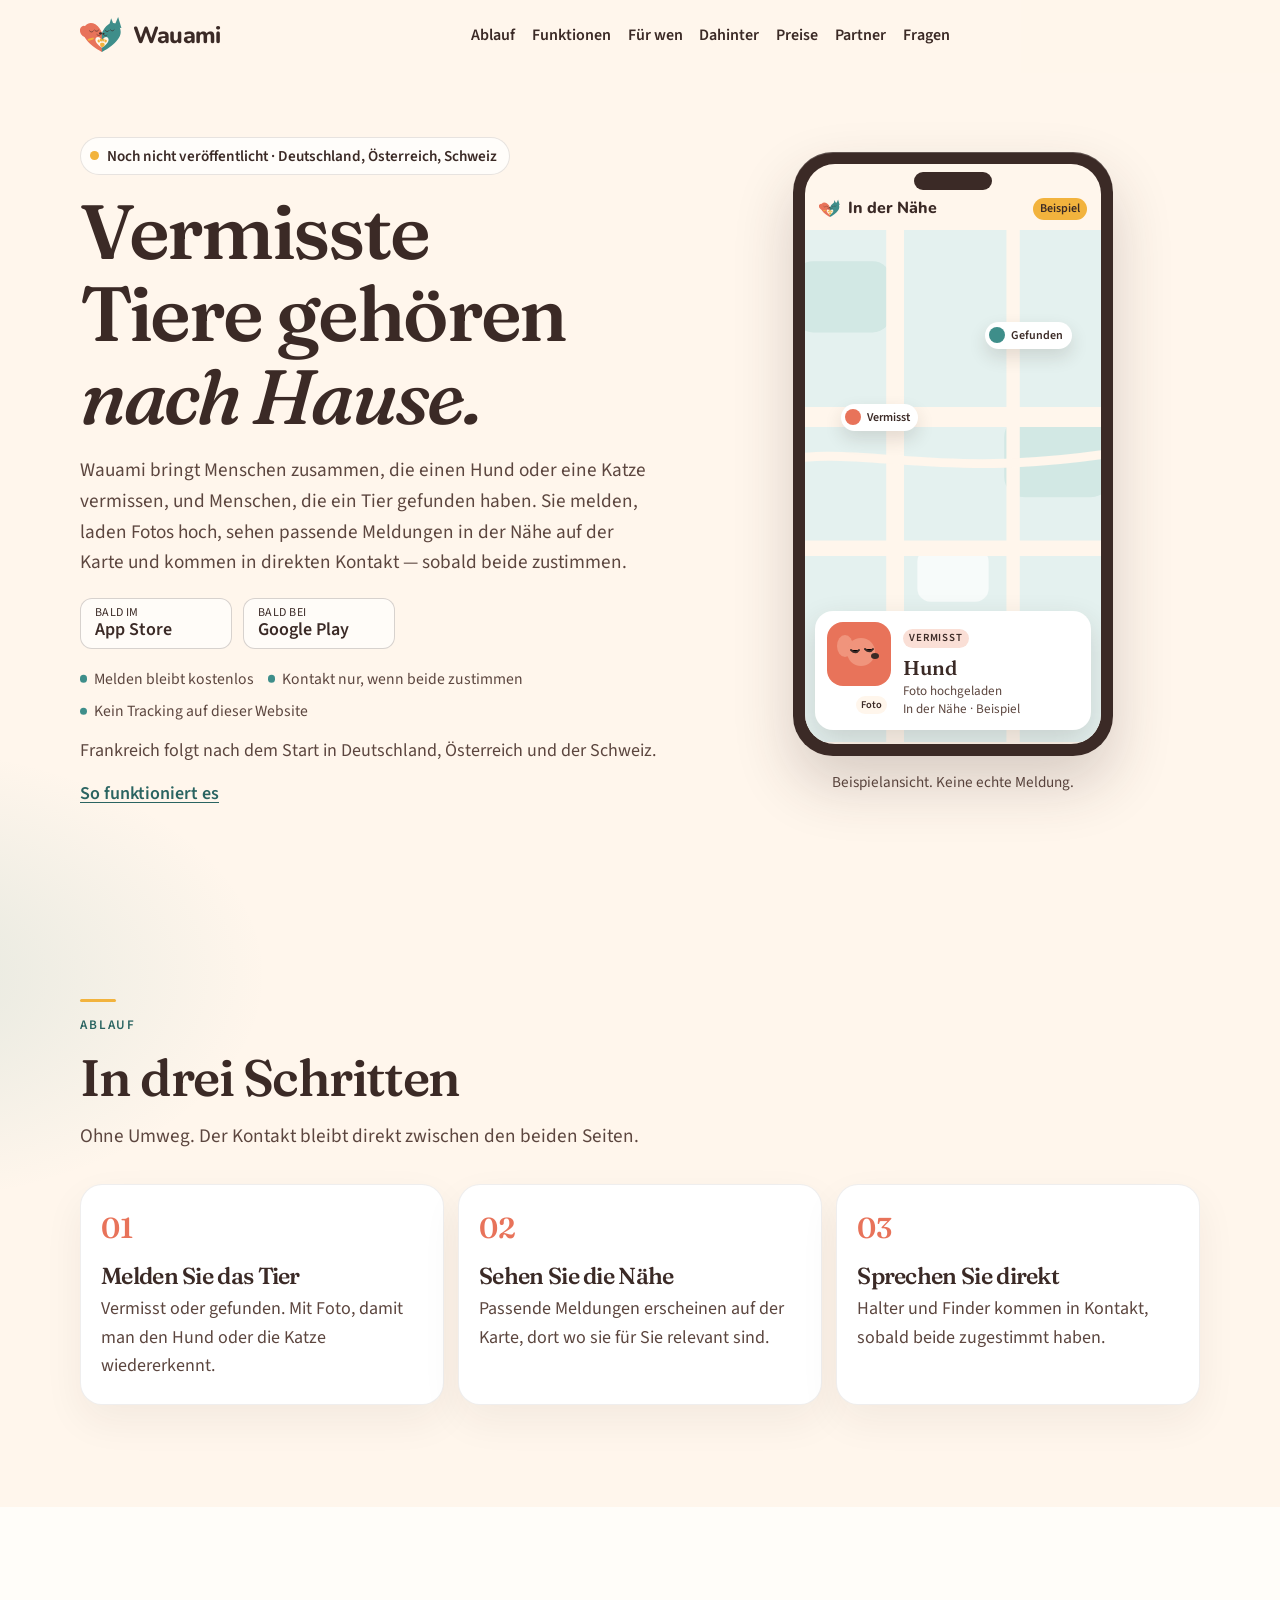
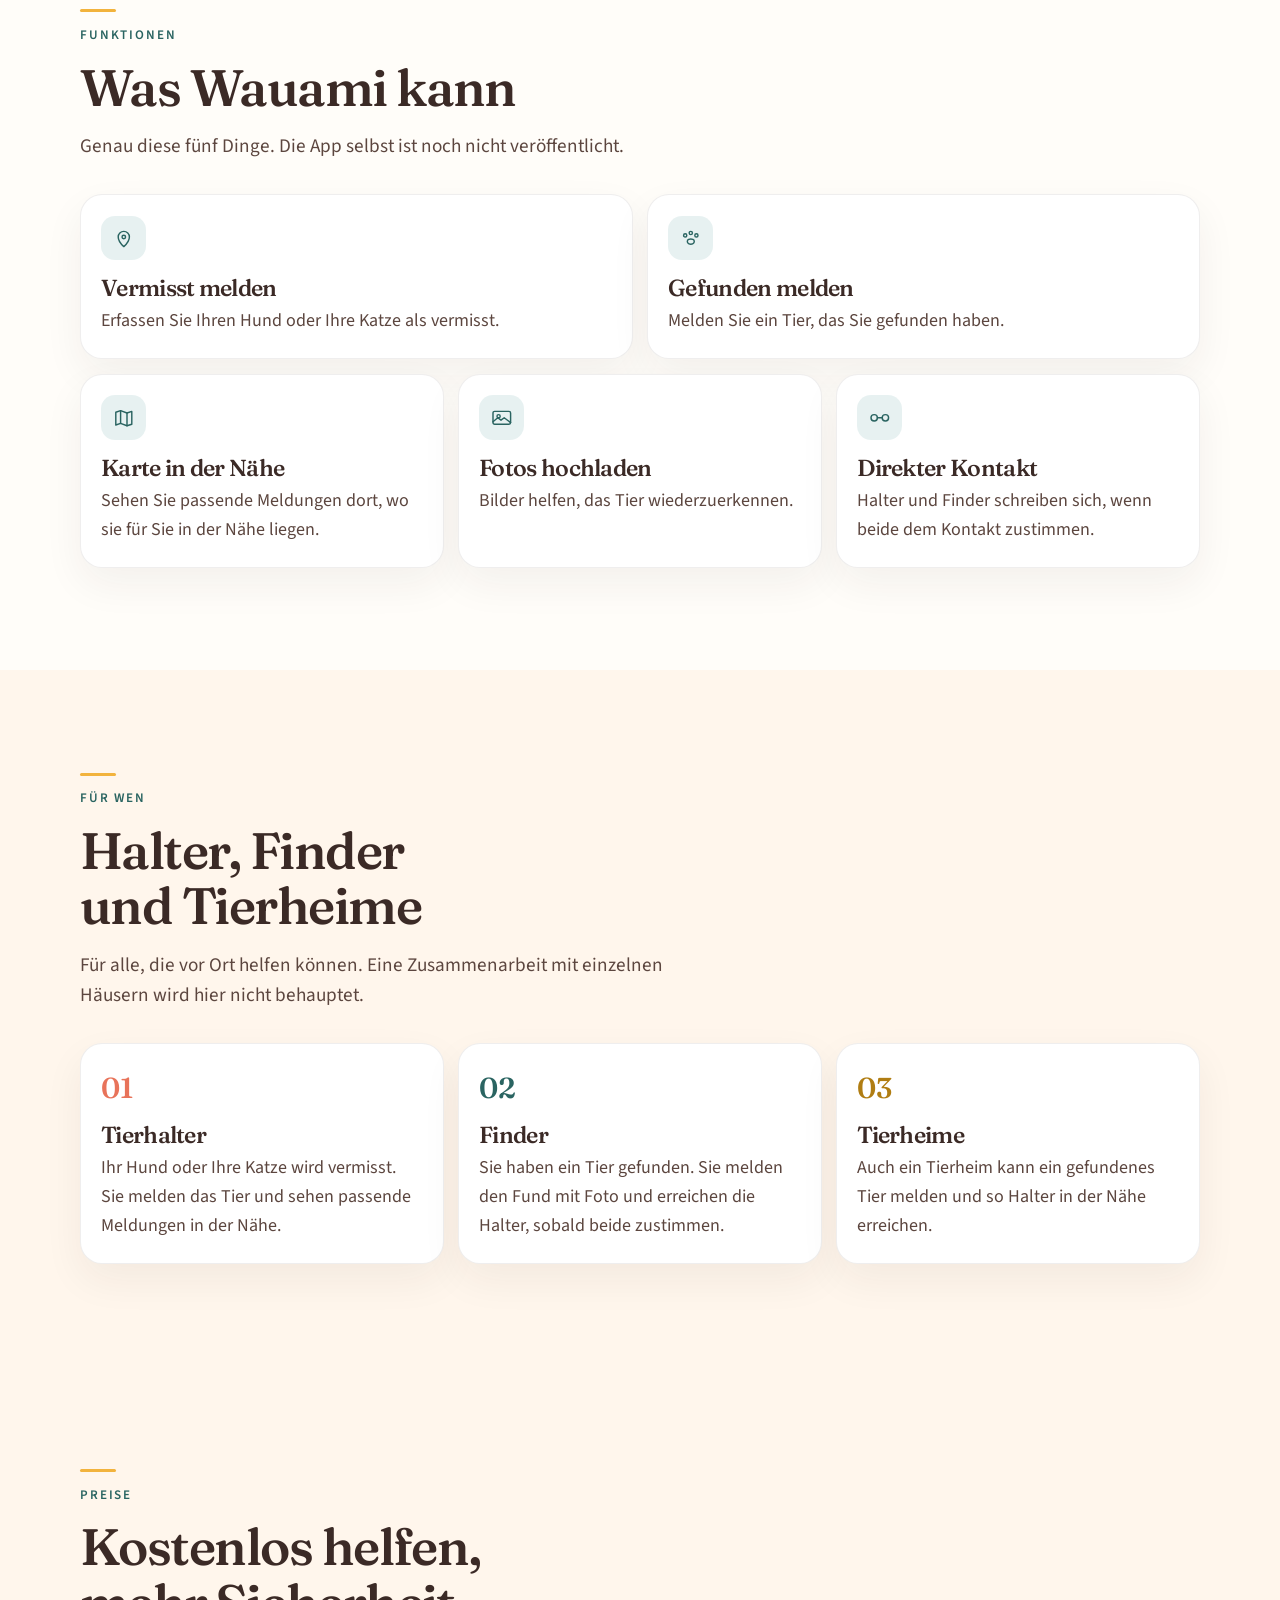
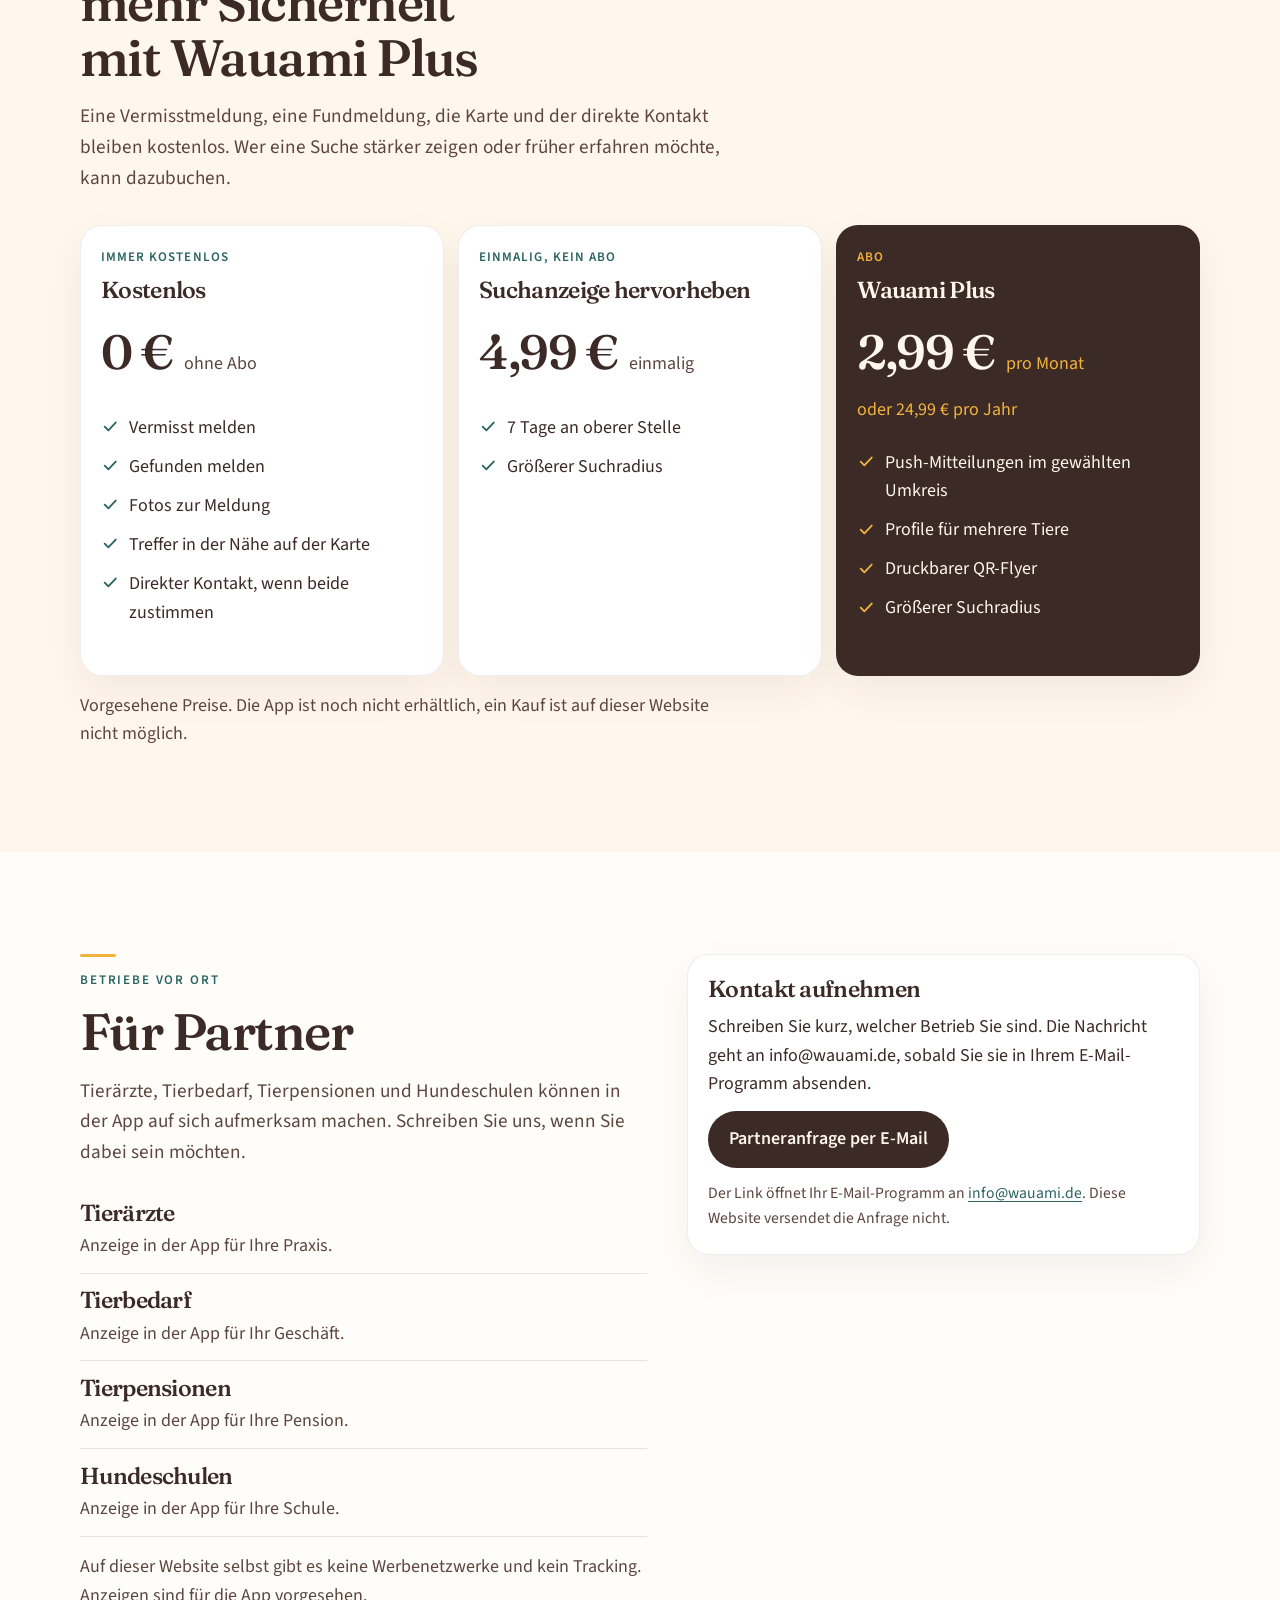
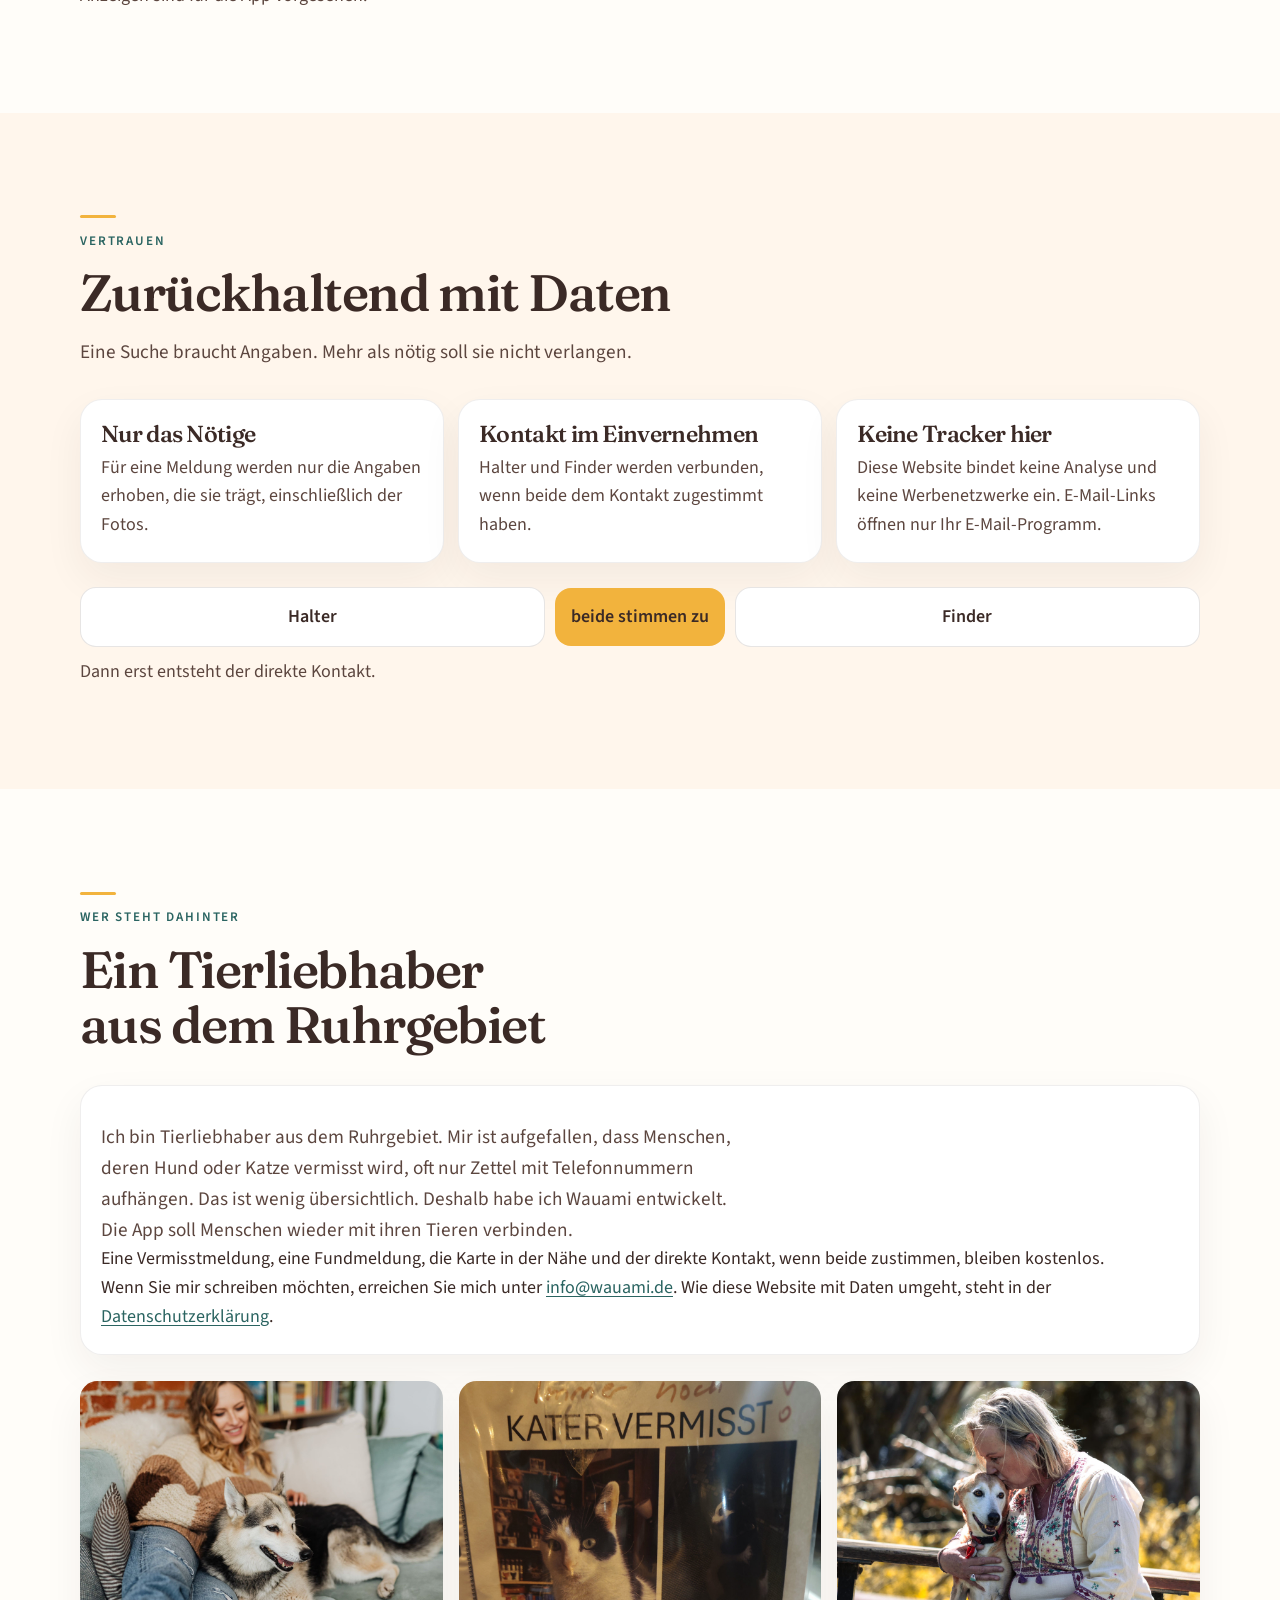
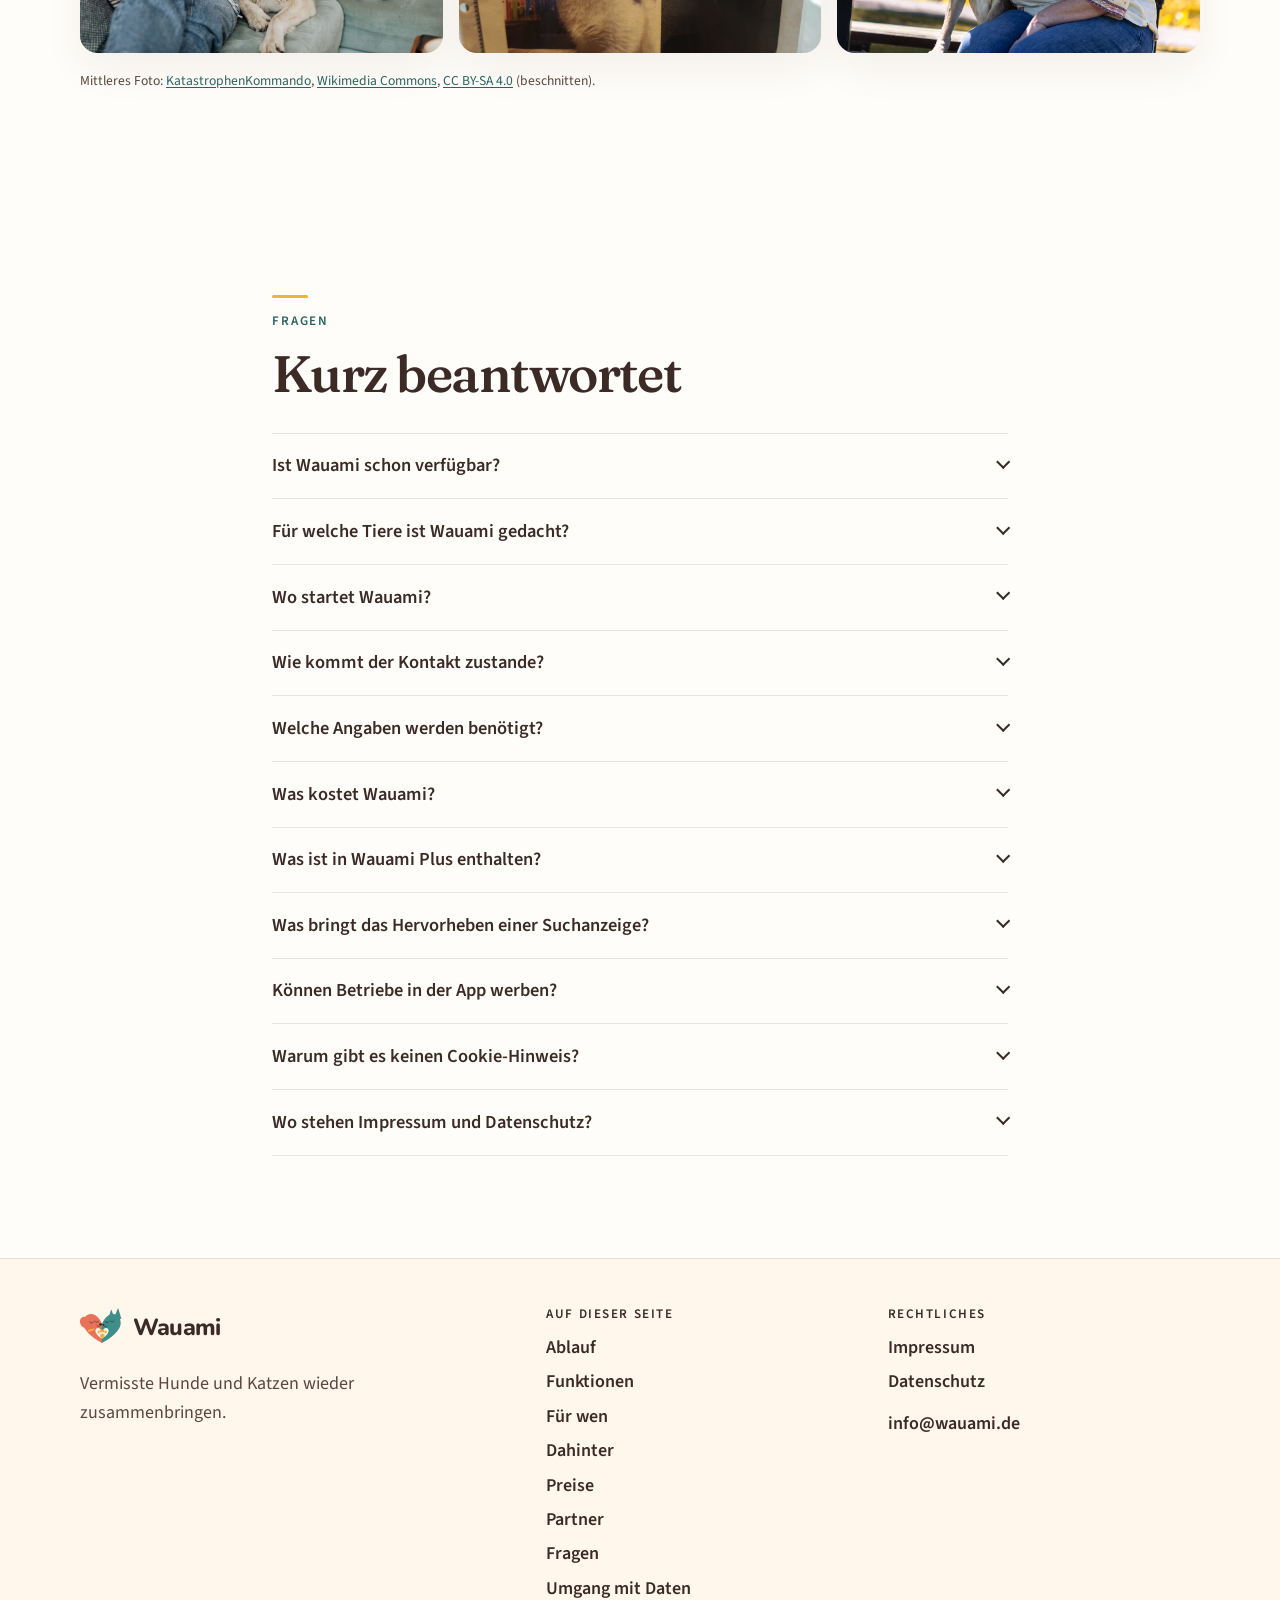
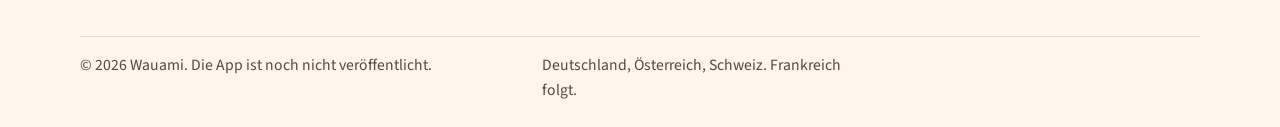
<file: index.html>
<!DOCTYPE html><html lang="de"> <head><meta charset="utf-8"><meta name="viewport" content="width=device-width, initial-scale=1"><title>Wauami — Vermisste Tiere wieder nach Hause bringen</title><meta name="description" content="Hunde und Katzen als vermisst oder gefunden melden, in der Nähe auf der Karte sehen und direkt Kontakt aufnehmen, wenn beide zustimmen."><meta name="robots" content="noindex, nofollow"><meta name="theme-color" content="#FFF6EC"><meta name="color-scheme" content="light"><meta name="format-detection" content="telephone=no"><link rel="canonical" href="https://wauami.de/"><link rel="alternate" hreflang="de" href="https://wauami.de/"><link rel="icon" href="/mark.svg" type="image/svg+xml"><link rel="apple-touch-icon" href="/apple-touch-icon.png"><meta property="og:type" content="website"><meta property="og:locale" content="de_DE"><meta property="og:site_name" content="Wauami"><meta property="og:title" content="Wauami — Vermisste Tiere wieder nach Hause bringen"><meta property="og:description" content="Hunde und Katzen als vermisst oder gefunden melden, in der Nähe auf der Karte sehen und direkt Kontakt aufnehmen, wenn beide zustimmen."><meta property="og:url" content="https://wauami.de/"><meta property="og:image" content="https://wauami.de/og.png"><meta property="og:image:secure_url" content="https://wauami.de/og.png"><meta property="og:image:type" content="image/png"><meta property="og:image:width" content="1200"><meta property="og:image:height" content="630"><meta property="og:image:alt" content="Wauami: Hund und Katze bilden gemeinsam ein Herz"><meta name="twitter:card" content="summary_large_image"><meta name="twitter:title" content="Wauami — Vermisste Tiere wieder nach Hause bringen"><meta name="twitter:description" content="Hunde und Katzen als vermisst oder gefunden melden, in der Nähe auf der Karte sehen und direkt Kontakt aufnehmen, wenn beide zustimmen."><meta name="twitter:image" content="https://wauami.de/og.png"><meta name="twitter:image:alt" content="Wauami: Hund und Katze bilden gemeinsam ein Herz"><script type="application/ld+json">{"@context":"https://schema.org","@graph":[{"@type":"WebSite","name":"Wauami","url":"https://wauami.de","description":"Hunde und Katzen als vermisst oder gefunden melden, in der Nähe auf der Karte sehen und direkt Kontakt aufnehmen, wenn beide zustimmen.","inLanguage":"de"},{"@type":"Organization","name":"Wauami","url":"https://wauami.de","email":"info@wauami.de","logo":"https://wauami.de/mark.svg","address":{"@type":"PostalAddress","streetAddress":"Hohenzollernstraße 16","postalCode":"45659","addressLocality":"Recklinghausen","addressCountry":"DE"}},{"@type":"MobileApplication","name":"Wauami","operatingSystem":"iOS, Android","applicationCategory":"LifestyleApplication","description":"Hunde und Katzen als vermisst oder gefunden melden, in der Nähe auf der Karte sehen und direkt Kontakt aufnehmen, wenn beide zustimmen.","isAccessibleForFree":true,"offers":{"@type":"Offer","price":"0","priceCurrency":"EUR","availability":"https://schema.org/PreOrder"}}]}</script><link rel="stylesheet" href="/_astro/Base.DCu1m7xX.css"><style>
.dahinter-photos{display:grid;gap:1rem;margin-top:1.6rem;grid-template-columns:1fr;list-style:none;padding:0;margin-left:0}
.dahinter-photos figure{margin:0}
.dahinter-photos img{width:100%;height:auto;aspect-ratio:4/3;object-fit:cover;border-radius:1.1rem;display:block;box-shadow:var(--shadow)}
.dahinter-photos figcaption{position:absolute;width:1px;height:1px;overflow:hidden;clip:rect(0 0 0 0)}
@media (width>=720px){.dahinter-photos{grid-template-columns:repeat(3,1fr);align-items:start}}
.dahinter-credit{margin:.7rem 0 0;color:var(--ink-soft);font-size:.85rem;line-height:1.45}
.dahinter-credit a{color:var(--teal-text);text-decoration:underline}
.placeholder-banner{margin:1rem auto 0;display:block;width:fit-content}
</style></head> <body> <a class="skip" href="#inhalt">Zum Inhalt</a> <header class="site-header" data-header> <div class="wrap header-bar"> <a class="brand" href="/"> <img src="/mark.svg" width="44" height="40" alt=""> <span class="wordmark" translate="no">Wauami</span> </a> <nav class="nav-panel" id="hauptnav" data-nav-panel aria-label="Hauptnavigation"> <ul> <li> <a href="/#ablauf">Ablauf</a> </li><li> <a href="/#funktionen">Funktionen</a> </li><li> <a href="/#fuer-wen">Für wen</a> </li><li> <a href="/#dahinter">Dahinter</a> </li><li> <a href="/#preise">Preise</a> </li><li> <a href="/#partner">Partner</a> </li><li> <a href="/#faq">Fragen</a> </li> </ul> </nav> <div class="header-tools"> <button class="nav-toggle" type="button" aria-expanded="false" aria-controls="hauptnav" data-nav-toggle> <span class="visually-hidden">Menü</span> <span class="nav-toggle-bars" aria-hidden="true"></span> </button> </div> </div> </header> <main id="inhalt">   <section class="hero" id="hero" aria-labelledby="hero-title"> <div class="wrap hero-grid"> <div class="hero-copy"> <p class="eyebrow"><span class="dot" aria-hidden="true"></span> Noch nicht veröffentlicht · Deutschland, Österreich, Schweiz</p> <h1 id="hero-title">Vermisste Tiere gehören <em>nach Hause.</em></h1> <p class="lede">
Wauami bringt Menschen zusammen, die einen Hund oder eine Katze vermissen, und Menschen, die ein Tier gefunden haben. Sie melden, laden Fotos hoch, sehen passende Meldungen in der Nähe auf der Karte und kommen in direkten Kontakt — sobald beide zustimmen.
</p> <ul class="stores"> <li> <span class="store"> <span> <span class="store-kicker">Bald im</span> <span class="store-name">App Store</span> </span> <span class="visually-hidden">Noch kein Link. Die App ist nicht veröffentlicht.</span> </span> </li> <li> <span class="store"> <span> <span class="store-kicker">Bald bei</span> <span class="store-name">Google Play</span> </span> <span class="visually-hidden">Noch kein Link. Die App ist nicht veröffentlicht.</span> </span> </li> </ul> <ul class="assurances"> <li>Melden bleibt kostenlos</li> <li>Kontakt nur, wenn beide zustimmen</li> <li>Kein Tracking auf dieser Website</li> </ul> <p class="region-line">Frankreich folgt nach dem Start in Deutschland, Österreich und der Schweiz.</p> <p><a class="text-link" href="#ablauf">So funktioniert es</a></p> </div> <figure class="hero-figure"> <div class="device" aria-hidden="true"> <div class="device-side"></div> <div class="device-screen"> <div class="device-island"></div> <div class="app-bar"> <img src="/mark.svg" width="22" height="20" alt=""> <strong>In der Nähe</strong> <span class="app-example">Beispiel</span> </div> <div class="map"> <svg class="map-art" viewBox="0 0 320 460" preserveAspectRatio="xMidYMid slice"> <rect width="320" height="460" fill="#E4F1EF"></rect> <rect x="18" y="28" width="86" height="64" rx="16" fill="#D2E8E4"></rect> <rect x="206" y="168" width="96" height="72" rx="18" fill="#D2E8E4"></rect> <rect x="128" y="286" width="64" height="48" rx="12" fill="#F7FBFA"></rect> <path d="M0 168H320" stroke="#FFF6EC" stroke-width="18"></path> <path d="M0 286H320" stroke="#FFF6EC" stroke-width="14"></path> <path d="M108 0V460" stroke="#FFF6EC" stroke-width="16"></path> <path d="M214 0V460" stroke="#FFF6EC" stroke-width="12"></path> <path d="M-8 210C80 188 140 230 330 196" stroke="#FFF6EC" stroke-width="8" fill="none"></path> </svg> <span class="pin pin-lost"><i></i>Vermisst</span> <span class="pin pin-found"><i></i>Gefunden</span> <article class="sheet"> <div class="shot"> <svg viewBox="0 0 64 64" width="64" height="64"> <rect width="64" height="64" rx="16" fill="#E8735A"></rect> <ellipse cx="18" cy="24" rx="8" ry="11" fill="#F0947C"></ellipse> <circle cx="34" cy="30" r="14" fill="#F0947C"></circle> <path d="M24 28c3 3 6 3 8 0" stroke="#3B2A26" stroke-width="2" stroke-linecap="round"></path> <path d="M38 27c3 3 6 3 8 0" stroke="#3B2A26" stroke-width="2" stroke-linecap="round"></path> <ellipse cx="48" cy="34" rx="4" ry="3" fill="#3B2A26"></ellipse> </svg> <span>Foto</span> </div> <div class="sheet-copy"> <p class="chip">Vermisst</p> <p class="sheet-title">Hund</p> <p>Foto hochgeladen</p> <p>In der Nähe · Beispiel</p> </div> </article> </div> </div> </div> <figcaption>Beispielansicht. Keine echte Meldung.</figcaption> </figure> </div> </section> <section class="section" id="ablauf" aria-labelledby="ablauf-title"> <div class="wrap"> <header class="section-head"> <p class="kicker">Ablauf</p> <h2 id="ablauf-title">In drei Schritten</h2> <p class="lede">Ohne Umweg. Der Kontakt bleibt direkt zwischen den beiden Seiten.</p> </header> <ol class="steps"> <li class="card"> <span class="step-no" aria-hidden="true">01</span> <h3>Melden Sie das Tier</h3> <p>Vermisst oder gefunden. Mit Foto, damit man den Hund oder die Katze wiedererkennt.</p> </li> <li class="card"> <span class="step-no" aria-hidden="true">02</span> <h3>Sehen Sie die Nähe</h3> <p>Passende Meldungen erscheinen auf der Karte, dort wo sie für Sie relevant sind.</p> </li> <li class="card"> <span class="step-no" aria-hidden="true">03</span> <h3>Sprechen Sie direkt</h3> <p>Halter und Finder kommen in Kontakt, sobald beide zugestimmt haben.</p> </li> </ol> </div> </section> <section class="section section-paper" id="funktionen" aria-labelledby="funktionen-title"> <div class="wrap"> <header class="section-head"> <p class="kicker">Funktionen</p> <h2 id="funktionen-title">Was Wauami kann</h2> <p class="lede">Genau diese fünf Dinge. Die App selbst ist noch nicht veröffentlicht.</p> </header> <ul class="feature-grid"> <li class="card"> <span class="feature-icon" aria-hidden="true"> <svg viewBox="0 0 32 32"><path d="M16 27s7-6.2 7-12a7 7 0 1 0-14 0c0 5.8 7 12 7 12Z"></path><circle cx="16" cy="15" r="2.2"></circle></svg> </span> <h3>Vermisst melden</h3> <p>Erfassen Sie Ihren Hund oder Ihre Katze als vermisst.</p> </li> <li class="card"> <span class="feature-icon" aria-hidden="true"> <svg viewBox="0 0 32 32"><circle cx="9" cy="13" r="2"></circle><circle cx="16" cy="10" r="2"></circle><circle cx="23" cy="13" r="2"></circle><path d="M12 19c1-2 7-2 8 0 1 2.4-.2 5-4 5s-5-2.6-4-5Z"></path></svg> </span> <h3>Gefunden melden</h3> <p>Melden Sie ein Tier, das Sie gefunden haben.</p> </li> <li class="card"> <span class="feature-icon" aria-hidden="true"> <svg viewBox="0 0 32 32"><path d="M6 9l6-2 8 3 6-2v16l-6 2-8-3-6 2V9Z"></path><path d="M12 7v16M20 10v16"></path></svg> </span> <h3>Karte in der Nähe</h3> <p>Sehen Sie passende Meldungen dort, wo sie für Sie in der Nähe liegen.</p> </li> <li class="card"> <span class="feature-icon" aria-hidden="true"> <svg viewBox="0 0 32 32"><rect x="5" y="8" width="22" height="16" rx="2"></rect><circle cx="12" cy="14" r="2"></circle><path d="M5 21l6-5 4 3 4-3 8 6"></path></svg> </span> <h3>Fotos hochladen</h3> <p>Bilder helfen, das Tier wiederzuerkennen.</p> </li> <li class="card"> <span class="feature-icon" aria-hidden="true"> <svg viewBox="0 0 32 32"><circle cx="9" cy="16" r="4"></circle><circle cx="23" cy="16" r="4"></circle><path d="M13 16h6"></path></svg> </span> <h3>Direkter Kontakt</h3> <p>Halter und Finder schreiben sich, wenn beide dem Kontakt zustimmen.</p> </li> </ul> </div> </section> <section class="section" id="fuer-wen" aria-labelledby="fuer-wen-title"> <div class="wrap"> <header class="section-head"> <p class="kicker">Für wen</p> <h2 id="fuer-wen-title">Halter, Finder und Tierheime</h2> <p class="lede">Für alle, die vor Ort helfen können. Eine Zusammenarbeit mit einzelnen Häusern wird hier nicht behauptet.</p> </header> <ul class="audience-grid"> <li class="card audience-card"> <span class="step-no" aria-hidden="true">01</span> <h3>Tierhalter</h3> <p>Ihr Hund oder Ihre Katze wird vermisst. Sie melden das Tier und sehen passende Meldungen in der Nähe.</p> </li> <li class="card audience-card"> <span class="step-no" aria-hidden="true">02</span> <h3>Finder</h3> <p>Sie haben ein Tier gefunden. Sie melden den Fund mit Foto und erreichen die Halter, sobald beide zustimmen.</p> </li> <li class="card audience-card"> <span class="step-no" aria-hidden="true">03</span> <h3>Tierheime</h3> <p>Auch ein Tierheim kann ein gefundenes Tier melden und so Halter in der Nähe erreichen.</p> </li> </ul> </div> </section> <section class="section" id="preise" aria-labelledby="preise-title"> <div class="wrap"> <header class="section-head"> <p class="kicker">Preise</p> <h2 id="preise-title">Kostenlos helfen, mehr Sicherheit mit Wauami Plus</h2> <p class="lede">
Eine Vermisstmeldung, eine Fundmeldung, die Karte und der direkte Kontakt bleiben kostenlos. Wer eine Suche stärker zeigen oder früher erfahren möchte, kann dazubuchen.
</p> </header> <div class="price-grid"> <article class="card price-card"> <p class="price-tag">Immer kostenlos</p> <h3>Kostenlos</h3> <p class="price"> <span class="price-amount">0 €</span> <span class="price-note">ohne Abo</span> </p> <ul class="ticks"> <li> <svg viewBox="0 0 20 20" aria-hidden="true"><path d="M4 10.5 8 14.5 16 6"></path></svg> Vermisst melden </li><li> <svg viewBox="0 0 20 20" aria-hidden="true"><path d="M4 10.5 8 14.5 16 6"></path></svg> Gefunden melden </li><li> <svg viewBox="0 0 20 20" aria-hidden="true"><path d="M4 10.5 8 14.5 16 6"></path></svg> Fotos zur Meldung </li><li> <svg viewBox="0 0 20 20" aria-hidden="true"><path d="M4 10.5 8 14.5 16 6"></path></svg> Treffer in der Nähe auf der Karte </li><li> <svg viewBox="0 0 20 20" aria-hidden="true"><path d="M4 10.5 8 14.5 16 6"></path></svg> Direkter Kontakt, wenn beide zustimmen </li> </ul> </article> <article class="card price-card"> <p class="price-tag">Einmalig, kein Abo</p> <h3>Suchanzeige hervorheben</h3> <p class="price"> <span class="price-amount">4,99 €</span> <span class="price-note">einmalig</span> </p> <ul class="ticks"> <li> <svg viewBox="0 0 20 20" aria-hidden="true"><path d="M4 10.5 8 14.5 16 6"></path></svg> 7 Tage an oberer Stelle </li><li> <svg viewBox="0 0 20 20" aria-hidden="true"><path d="M4 10.5 8 14.5 16 6"></path></svg> Größerer Suchradius </li> </ul> </article> <article class="card price-card is-plus"> <p class="price-tag">Abo</p> <h3>Wauami Plus</h3> <p class="price"> <span class="price-amount">2,99 €</span> <span class="price-note">pro Monat</span> </p> <p class="price-alt">oder 24,99 € pro Jahr</p> <ul class="ticks"> <li> <svg viewBox="0 0 20 20" aria-hidden="true"><path d="M4 10.5 8 14.5 16 6"></path></svg> Push-Mitteilungen im gewählten Umkreis </li><li> <svg viewBox="0 0 20 20" aria-hidden="true"><path d="M4 10.5 8 14.5 16 6"></path></svg> Profile für mehrere Tiere </li><li> <svg viewBox="0 0 20 20" aria-hidden="true"><path d="M4 10.5 8 14.5 16 6"></path></svg> Druckbarer QR-Flyer </li><li> <svg viewBox="0 0 20 20" aria-hidden="true"><path d="M4 10.5 8 14.5 16 6"></path></svg> Größerer Suchradius </li> </ul> </article> </div> <p class="price-footnote">
Vorgesehene Preise. Die App ist noch nicht erhältlich, ein Kauf ist auf dieser Website nicht möglich.
</p> </div> </section> <section class="section section-paper" id="partner" aria-labelledby="partner-title"> <div class="wrap partner-grid"> <div> <header class="section-head"> <p class="kicker">Betriebe vor Ort</p> <h2 id="partner-title">Für Partner</h2> <p class="lede">
Tierärzte, Tierbedarf, Tierpensionen und Hundeschulen können in der App auf sich aufmerksam machen. Schreiben Sie uns, wenn Sie dabei sein möchten.
</p> </header> <ul class="partner-list"> <li> <h3>Tierärzte</h3> <p>Anzeige in der App für Ihre Praxis.</p> </li><li> <h3>Tierbedarf</h3> <p>Anzeige in der App für Ihr Geschäft.</p> </li><li> <h3>Tierpensionen</h3> <p>Anzeige in der App für Ihre Pension.</p> </li><li> <h3>Hundeschulen</h3> <p>Anzeige in der App für Ihre Schule.</p> </li> </ul> <p class="partner-note">
Auf dieser Website selbst gibt es keine Werbenetzwerke und kein Tracking. Anzeigen sind für die App vorgesehen.
</p> </div> <div class="card partner-card"> <h3>Kontakt aufnehmen</h3> <p>Schreiben Sie kurz, welcher Betrieb Sie sind. Die Nachricht geht an info@wauami.de, sobald Sie sie in Ihrem E-Mail-Programm absenden.</p> <div class="mail-action"> <a class="button" href="mailto:info@wauami.de?subject=Partneranfrage%20Wauami&amp;body=Unternehmen%3A%0AAnsprechperson%3A%0AArt%20des%20Betriebs%20(Tier%C3%A4rzte%2C%20Tierbedarf%2C%20Tierpensionen%20oder%20Hundeschulen)%3A%0ANachricht%3A%0A">Partneranfrage per E-Mail</a> <p class="form-hint">
Der Link öffnet Ihr E-Mail-Programm an <a href="mailto:info@wauami.de">info@wauami.de</a>. Diese Website versendet die Anfrage nicht.
</p> </div> </div> </div> </section> <section class="section" id="vertrauen" aria-labelledby="vertrauen-title"> <div class="wrap"> <header class="section-head"> <p class="kicker">Vertrauen</p> <h2 id="vertrauen-title">Zurückhaltend mit Daten</h2> <p class="lede">Eine Suche braucht Angaben. Mehr als nötig soll sie nicht verlangen.</p> </header> <ul class="trust-grid"> <li class="card"> <h3>Nur das Nötige</h3> <p>Für eine Meldung werden nur die Angaben erhoben, die sie trägt, einschließlich der Fotos.</p> </li> <li class="card"> <h3>Kontakt im Einvernehmen</h3> <p>Halter und Finder werden verbunden, wenn beide dem Kontakt zugestimmt haben.</p> </li> <li class="card"> <h3>Keine Tracker hier</h3> <p>Diese Website bindet keine Analyse und keine Werbenetzwerke ein. E-Mail-Links öffnen nur Ihr E-Mail-Programm.</p> </li> </ul> <div class="consent"> <p class="consent-party">Halter</p> <p class="consent-mid">beide stimmen zu</p> <p class="consent-party">Finder</p> </div> <p class="consent-caption">Dann erst entsteht der direkte Kontakt.</p> </div> </section> <section class="section section-paper" id="dahinter" aria-labelledby="dahinter-title"> <div class="wrap"> <header class="section-head"> <p class="kicker">Wer steht dahinter</p> <h2 id="dahinter-title">Ein Tierliebhaber aus dem Ruhrgebiet</h2> </header> <div class="card"> <p class="lede">Ich bin Tierliebhaber aus dem Ruhrgebiet. Mir ist aufgefallen, dass Menschen, deren Hund oder Katze vermisst wird, oft nur Zettel mit Telefonnummern aufhängen. Das ist wenig übersichtlich. Deshalb habe ich Wauami entwickelt. Die App soll Menschen wieder mit ihren Tieren verbinden.</p> <p>Eine Vermisstmeldung, eine Fundmeldung, die Karte in der Nähe und der direkte Kontakt, wenn beide zustimmen, bleiben kostenlos.</p> <p>Wenn Sie mir schreiben möchten, erreichen Sie mich unter <a href="mailto:info@wauami.de">info@wauami.de</a>. Wie diese Website mit Daten umgeht, steht in der <a href="/datenschutz">Datenschutzerklärung</a>.</p> </div> <ul class="dahinter-photos"> <li> <figure> <img src="/bilder/wer-steht-dahinter/01-zuhause-sofa-hund.jpg" width="1152" height="864" alt="Eine Frau sitzt mit ihrem Hund auf dem Sofa."> </figure> </li> <li> <figure> <img src="/bilder/wer-steht-dahinter/02-zettel-kater-vermisst.jpg" width="1152" height="864" alt="Ein Zettel mit der Aufschrift Kater vermisst hängt in einer Hülle an einem Pfosten."> </figure> </li> <li> <figure> <img src="/bilder/wer-steht-dahinter/03-wiedersehen-bank.jpg" width="1152" height="864" alt="Eine Frau umarmt ihren Hund im Freien."> </figure> </li> </ul> <p class="dahinter-credit">Mittleres Foto: <a href="https://commons.wikimedia.org/wiki/User:KatastrophenKommando">KatastrophenKommando</a>, <a href="https://commons.wikimedia.org/wiki/File:Missing_Cat_Poster_Boris_Remchingen.jpg">Wikimedia Commons</a>, <a href="https://creativecommons.org/licenses/by-sa/4.0/deed.de">CC BY-SA 4.0</a> (beschnitten).</p> </div> </section> <section class="section section-paper" id="faq" aria-labelledby="faq-title"> <div class="wrap faq-wrap"> <header class="section-head"> <p class="kicker">Fragen</p> <h2 id="faq-title">Kurz beantwortet</h2> </header> <div class="faq-list"> <details class="faq-item"> <summary>Ist Wauami schon verfügbar?</summary> <p>Nein. Die App ist noch nicht im App Store und nicht bei Google Play. Einen Termin gibt es noch nicht.</p> </details><details class="faq-item"> <summary>Für welche Tiere ist Wauami gedacht?</summary> <p>Für Hunde und Katzen.</p> </details><details class="faq-item"> <summary>Wo startet Wauami?</summary> <p>Zuerst in Deutschland, Österreich und der Schweiz. Frankreich ist danach vorgesehen.</p> </details><details class="faq-item"> <summary>Wie kommt der Kontakt zustande?</summary> <p>Direkt zwischen Halter und Finder, und zwar dann, wenn beide dem Kontakt zugestimmt haben.</p> </details><details class="faq-item"> <summary>Welche Angaben werden benötigt?</summary> <p>Nur das, was eine Meldung und der spätere Kontakt brauchen, einschließlich Fotos des Tieres. Für diese Website gilt die Datenschutzerklärung. Die App ist noch nicht veröffentlicht.</p> </details><details class="faq-item"> <summary>Was kostet Wauami?</summary> <p>Vermisst melden, gefunden melden, die Karte und der direkte Kontakt sind kostenlos. Eine Suchanzeige hervorzuheben ist einmalig mit 4,99 € für 7 Tage vorgesehen. Wauami Plus ist mit 2,99 € im Monat oder 24,99 € im Jahr vorgesehen. Bezahlen können Sie erst in der App. Hier gibt es keinen Kauf.</p> </details><details class="faq-item"> <summary>Was ist in Wauami Plus enthalten?</summary> <p>Push-Mitteilungen im gewählten Umkreis, Profile für mehrere Tiere, ein druckbarer QR-Flyer und ein größerer Suchradius.</p> </details><details class="faq-item"> <summary>Was bringt das Hervorheben einer Suchanzeige?</summary> <p>Die Meldung wird für 7 Tage an oberer Stelle gezeigt und mit einem größeren Suchradius versehen. Der Betrag ist einmalig, kein Abo.</p> </details><details class="faq-item"> <summary>Können Betriebe in der App werben?</summary> <p>Tierärzte, Tierbedarf, Tierpensionen und Hundeschulen können eine Anzeige in der App schalten. Die Anfrage stellen Sie per E-Mail an info@wauami.de. Werbenetzwerke auf der Website selbst gibt es nicht.</p> </details><details class="faq-item"> <summary>Warum gibt es keinen Cookie-Hinweis?</summary> <p>Diese Website bindet keine Analyse- und keine Werbedienste ein und setzt dafür keine Cookies. Die E-Mail-Links öffnen nur Ihr E-Mail-Programm. Einen Cookie-Hinweis gibt es hier deshalb nicht.</p> </details><details class="faq-item"> <summary>Wo stehen Impressum und Datenschutz?</summary> <p>Im Fuß jeder Seite. Dort stehen der Betreiber und der Umgang mit Daten auf dieser Website.</p> </details> </div> </div> </section>  </main> <footer class="site-footer" id="fuss"> <div class="wrap footer-grid"> <div class="footer-brand"> <a class="brand" href="/"> <img src="/mark.svg" width="44" height="40" alt=""> <span class="wordmark" translate="no">Wauami</span> </a> <p>Vermisste Hunde und Katzen wieder zusammenbringen.</p> </div> <nav aria-label="Auf dieser Seite"> <h2>Auf dieser Seite</h2> <ul> <li> <a href="/#ablauf">Ablauf</a> </li><li> <a href="/#funktionen">Funktionen</a> </li><li> <a href="/#fuer-wen">Für wen</a> </li><li> <a href="/#dahinter">Dahinter</a> </li><li> <a href="/#preise">Preise</a> </li><li> <a href="/#partner">Partner</a> </li><li> <a href="/#faq">Fragen</a> </li> <li><a href="/#vertrauen">Umgang mit Daten</a></li> </ul> </nav> <nav aria-label="Rechtliches"> <h2>Rechtliches</h2> <ul> <li><a href="/impressum">Impressum</a></li> <li><a href="/datenschutz">Datenschutz</a></li> </ul> <p class="footer-note"> <a href="mailto:info@wauami.de">info@wauami.de</a> </p> </nav> </div> <div class="wrap footer-base"> <p>© 2026 Wauami. Die App ist noch nicht veröffentlicht.</p> <p>Deutschland, Österreich, Schweiz. Frankreich folgt.</p> </div> </footer><script type="module">function e(){let e=document.querySelector(`[data-header]`),t=document.querySelector(`[data-nav-toggle]`),n=document.querySelector(`[data-nav-panel]`);if(!e||!t||!n)return;let r=(e=!1)=>{n.classList.remove(`is-open`),t.setAttribute(`aria-expanded`,`false`),document.body.classList.remove(`nav-open`),e&&t.focus()},i=()=>{n.classList.add(`is-open`),t.setAttribute(`aria-expanded`,`true`),document.body.classList.add(`nav-open`),n.querySelector(`a`)?.focus()};t.addEventListener(`click`,()=>{n.classList.contains(`is-open`)?r():i()}),n.querySelectorAll(`a`).forEach(e=>{e.addEventListener(`click`,()=>r())}),document.addEventListener(`keydown`,e=>{e.key===`Escape`&&n.classList.contains(`is-open`)&&r(!0)}),document.addEventListener(`click`,t=>{n.classList.contains(`is-open`)&&t.target instanceof Node&&!e.contains(t.target)&&r()});let a=window.matchMedia(`(min-width: 1040px)`);a.addEventListener(`change`,()=>{a.matches&&r()});let o=()=>e.classList.toggle(`is-scrolled`,window.scrollY>8);o(),window.addEventListener(`scroll`,o,{passive:!0})}e();</script> </body> </html>
</file>
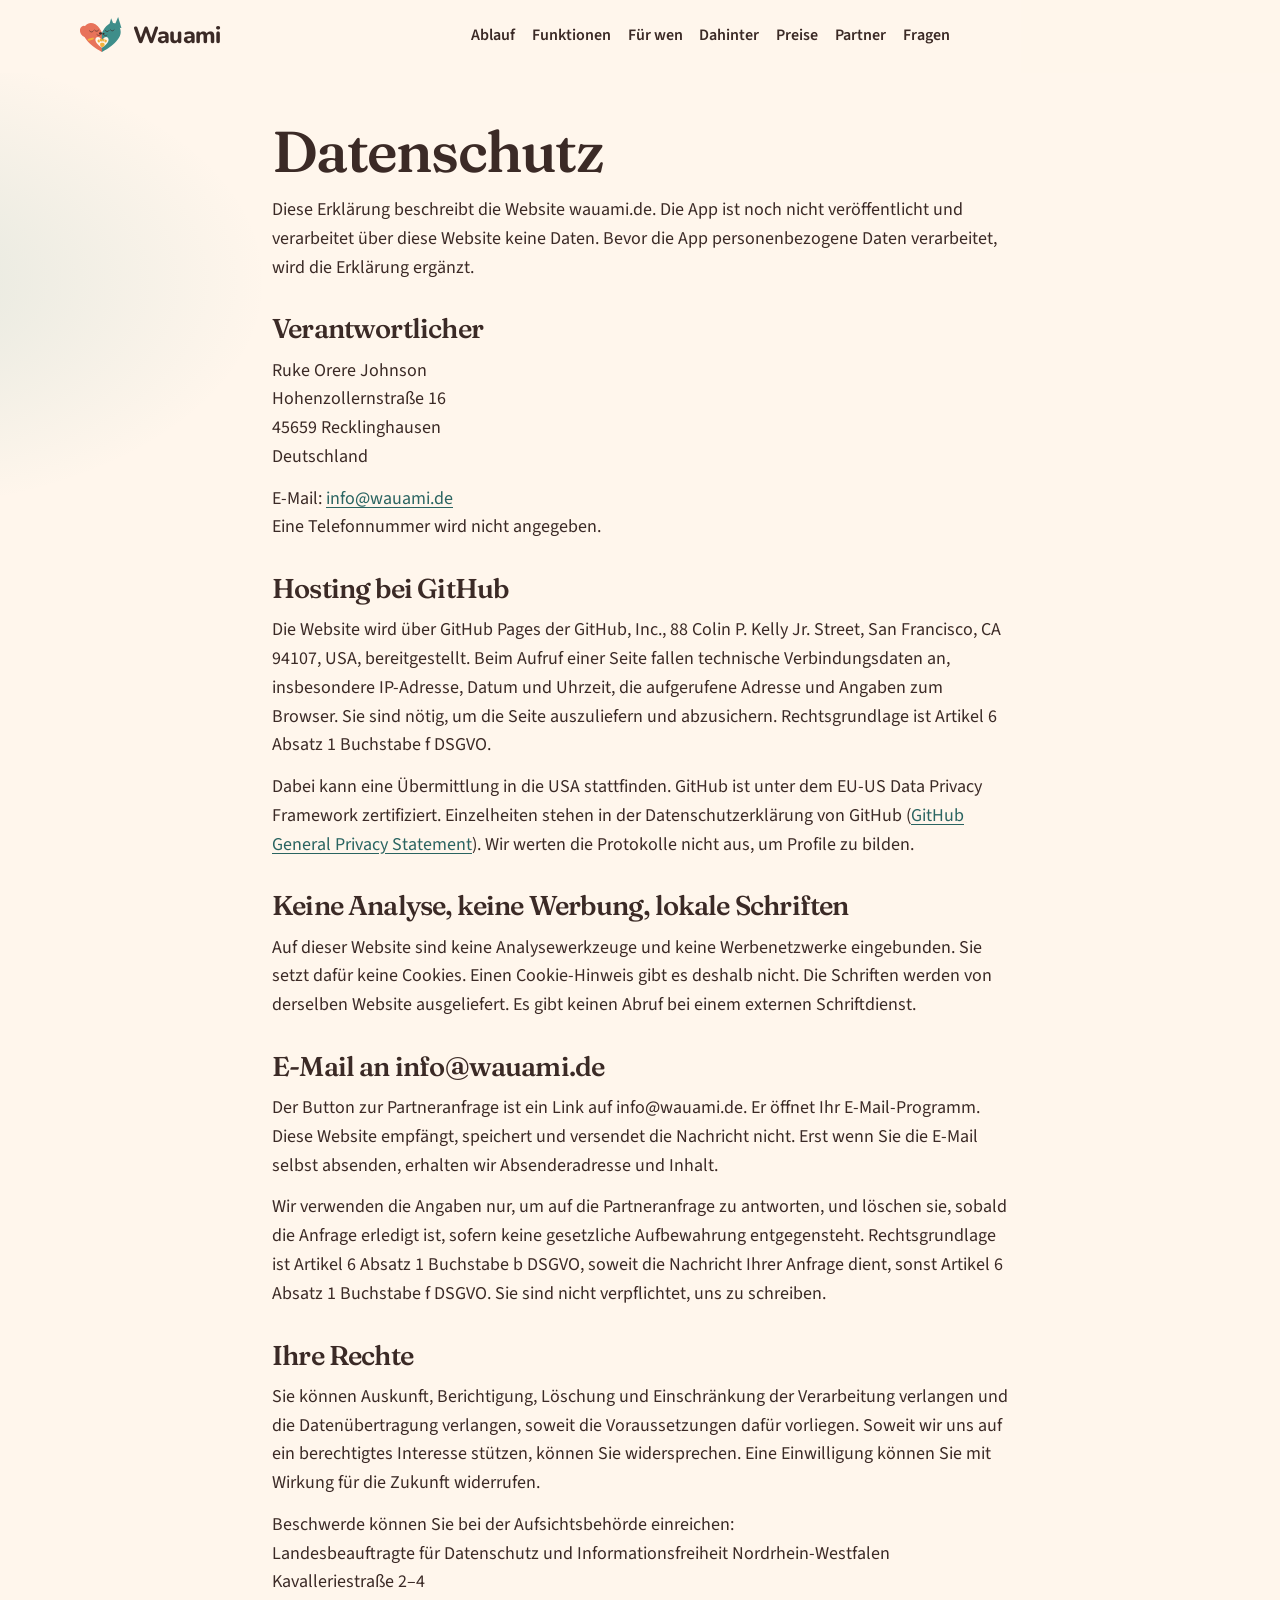
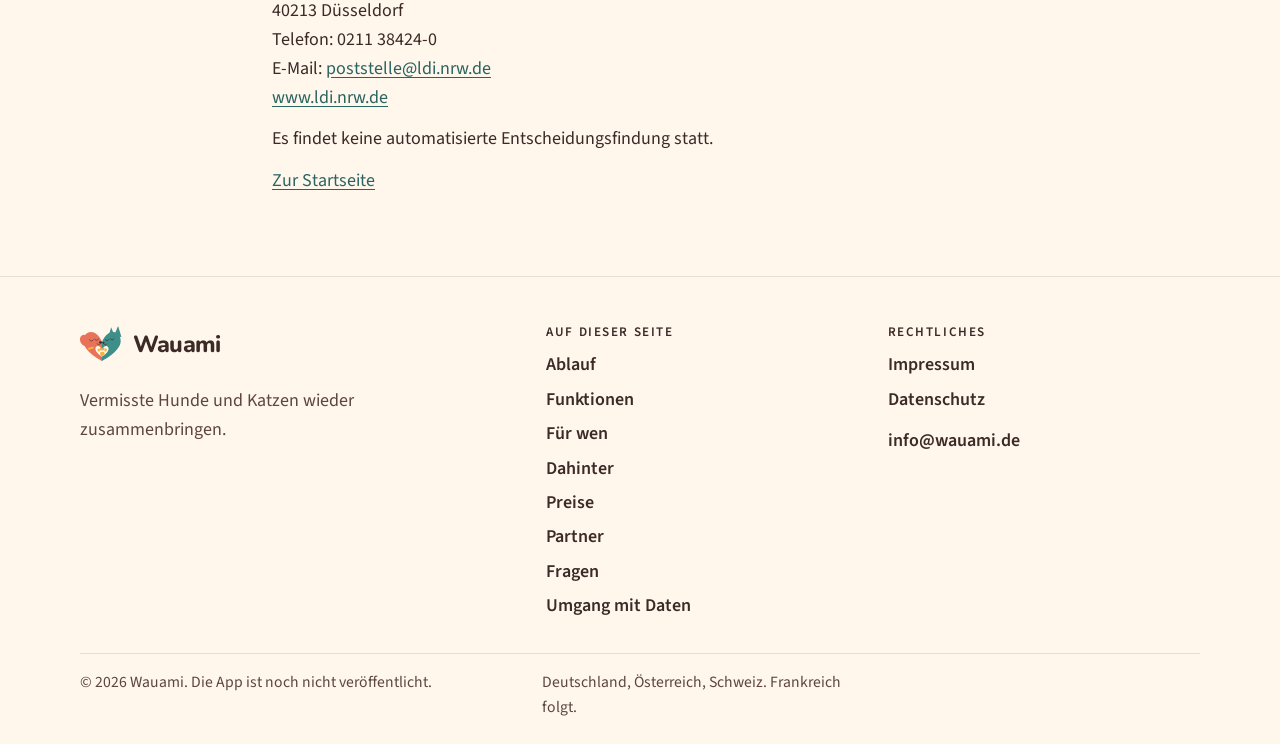
<file: datenschutz/index.html>
<!DOCTYPE html><html lang="de"> <head><meta charset="utf-8"><meta name="viewport" content="width=device-width, initial-scale=1"><title>Datenschutz — Wauami</title><meta name="description" content="Datenschutzerklärung der Website wauami.de: keine Analyse, keine Werbenetzwerke, lokale Schriften, Hosting bei GitHub."><meta name="robots" content="noindex, nofollow"><meta name="theme-color" content="#FFF6EC"><meta name="color-scheme" content="light"><meta name="format-detection" content="telephone=no"><link rel="canonical" href="https://wauami.de/datenschutz"><link rel="alternate" hreflang="de" href="https://wauami.de/datenschutz"><link rel="icon" href="/mark.svg" type="image/svg+xml"><link rel="apple-touch-icon" href="/apple-touch-icon.png"><meta property="og:type" content="website"><meta property="og:locale" content="de_DE"><meta property="og:site_name" content="Wauami"><meta property="og:title" content="Datenschutz — Wauami"><meta property="og:description" content="Datenschutzerklärung der Website wauami.de: keine Analyse, keine Werbenetzwerke, lokale Schriften, Hosting bei GitHub."><meta property="og:url" content="https://wauami.de/datenschutz"><meta property="og:image" content="https://wauami.de/og.png"><meta property="og:image:secure_url" content="https://wauami.de/og.png"><meta property="og:image:type" content="image/png"><meta property="og:image:width" content="1200"><meta property="og:image:height" content="630"><meta property="og:image:alt" content="Wauami: Hund und Katze bilden gemeinsam ein Herz"><meta name="twitter:card" content="summary_large_image"><meta name="twitter:title" content="Datenschutz — Wauami"><meta name="twitter:description" content="Datenschutzerklärung der Website wauami.de: keine Analyse, keine Werbenetzwerke, lokale Schriften, Hosting bei GitHub."><meta name="twitter:image" content="https://wauami.de/og.png"><meta name="twitter:image:alt" content="Wauami: Hund und Katze bilden gemeinsam ein Herz"><link rel="stylesheet" href="/_astro/Base.DCu1m7xX.css"></head> <body> <a class="skip" href="#inhalt">Zum Inhalt</a> <header class="site-header" data-header> <div class="wrap header-bar"> <a class="brand" href="/"> <img src="/mark.svg" width="44" height="40" alt=""> <span class="wordmark" translate="no">Wauami</span> </a> <nav class="nav-panel" id="hauptnav" data-nav-panel aria-label="Hauptnavigation"> <ul> <li> <a href="/#ablauf">Ablauf</a> </li><li> <a href="/#funktionen">Funktionen</a> </li><li> <a href="/#fuer-wen">Für wen</a> </li><li> <a href="/#dahinter">Dahinter</a> </li><li> <a href="/#preise">Preise</a> </li><li> <a href="/#partner">Partner</a> </li><li> <a href="/#faq">Fragen</a> </li> </ul> </nav> <div class="header-tools"> <button class="nav-toggle" type="button" aria-expanded="false" aria-controls="hauptnav" data-nav-toggle> <span class="visually-hidden">Menü</span> <span class="nav-toggle-bars" aria-hidden="true"></span> </button> </div> </div> </header> <main id="inhalt">  <article class="legal wrap"> <h1>Datenschutz</h1> <p>
Diese Erklärung beschreibt die Website wauami.de. Die App ist noch nicht veröffentlicht und verarbeitet über diese Website keine Daten. Bevor die App personenbezogene Daten verarbeitet, wird die Erklärung ergänzt.
</p> <h2>Verantwortlicher</h2> <p> Ruke Orere Johnson<br> Hohenzollernstraße 16<br> 45659 Recklinghausen<br> Deutschland </p> <p>
E-Mail: <a href="mailto:info@wauami.de">info@wauami.de</a><br>
Eine Telefonnummer wird nicht angegeben.
</p> <h2>Hosting bei GitHub</h2> <p>
Die Website wird über GitHub Pages der GitHub, Inc., 88 Colin P. Kelly Jr. Street, San Francisco, CA 94107, USA, bereitgestellt. Beim Aufruf einer Seite fallen technische Verbindungsdaten an, insbesondere IP-Adresse, Datum und Uhrzeit, die aufgerufene Adresse und Angaben zum Browser. Sie sind nötig, um die Seite auszuliefern und abzusichern. Rechtsgrundlage ist Artikel 6 Absatz 1 Buchstabe f DSGVO.
</p> <p>
Dabei kann eine Übermittlung in die USA stattfinden. GitHub ist unter dem EU-US Data Privacy Framework zertifiziert. Einzelheiten stehen in der Datenschutzerklärung von GitHub (<a href="https://docs.github.com/de/site-policy/privacy-policies/github-general-privacy-statement" rel="noopener">GitHub General Privacy Statement</a>). Wir werten die Protokolle nicht aus, um Profile zu bilden.
</p> <h2>Keine Analyse, keine Werbung, lokale Schriften</h2> <p>
Auf dieser Website sind keine Analysewerkzeuge und keine Werbenetzwerke eingebunden. Sie setzt dafür keine Cookies. Einen Cookie-Hinweis gibt es deshalb nicht. Die Schriften werden von derselben Website ausgeliefert. Es gibt keinen Abruf bei einem externen Schriftdienst.
</p> <h2>E-Mail an info@wauami.de</h2> <p>
Der Button zur Partneranfrage ist ein Link auf info@wauami.de. Er öffnet Ihr E-Mail-Programm. Diese Website empfängt, speichert und versendet die Nachricht nicht. Erst wenn Sie die E-Mail selbst absenden, erhalten wir Absenderadresse und Inhalt.
</p> <p>
Wir verwenden die Angaben nur, um auf die Partneranfrage zu antworten, und löschen sie, sobald die Anfrage erledigt ist, sofern keine gesetzliche Aufbewahrung entgegensteht. Rechtsgrundlage ist Artikel 6 Absatz 1 Buchstabe b DSGVO, soweit die Nachricht Ihrer Anfrage dient, sonst Artikel 6 Absatz 1 Buchstabe f DSGVO. Sie sind nicht verpflichtet, uns zu schreiben.
</p> <h2>Ihre Rechte</h2> <p>Sie können Auskunft, Berichtigung, Löschung und Einschränkung der Verarbeitung verlangen und die Datenübertragung verlangen, soweit die Voraussetzungen dafür vorliegen. Soweit wir uns auf ein berechtigtes Interesse stützen, können Sie widersprechen. Eine Einwilligung können Sie mit Wirkung für die Zukunft widerrufen.</p> <p>
Beschwerde können Sie bei der Aufsichtsbehörde einreichen:<br>
Landesbeauftragte für Datenschutz und Informationsfreiheit Nordrhein-Westfalen<br>
Kavalleriestraße 2–4<br>
40213 Düsseldorf<br>
Telefon: 0211 38424-0<br>
E-Mail: <a href="mailto:poststelle@ldi.nrw.de">poststelle@ldi.nrw.de</a><br> <a href="https://www.ldi.nrw.de">www.ldi.nrw.de</a> </p> <p>Es findet keine automatisierte Entscheidungsfindung statt.</p> <p><a href="/">Zur Startseite</a></p> </article>  </main> <footer class="site-footer" id="fuss"> <div class="wrap footer-grid"> <div class="footer-brand"> <a class="brand" href="/"> <img src="/mark.svg" width="44" height="40" alt=""> <span class="wordmark" translate="no">Wauami</span> </a> <p>Vermisste Hunde und Katzen wieder zusammenbringen.</p> </div> <nav aria-label="Auf dieser Seite"> <h2>Auf dieser Seite</h2> <ul> <li> <a href="/#ablauf">Ablauf</a> </li><li> <a href="/#funktionen">Funktionen</a> </li><li> <a href="/#fuer-wen">Für wen</a> </li><li> <a href="/#dahinter">Dahinter</a> </li><li> <a href="/#preise">Preise</a> </li><li> <a href="/#partner">Partner</a> </li><li> <a href="/#faq">Fragen</a> </li> <li><a href="/#vertrauen">Umgang mit Daten</a></li> </ul> </nav> <nav aria-label="Rechtliches"> <h2>Rechtliches</h2> <ul> <li><a href="/impressum">Impressum</a></li> <li><a href="/datenschutz">Datenschutz</a></li> </ul> <p class="footer-note"> <a href="mailto:info@wauami.de">info@wauami.de</a> </p> </nav> </div> <div class="wrap footer-base"> <p>© 2026 Wauami. Die App ist noch nicht veröffentlicht.</p> <p>Deutschland, Österreich, Schweiz. Frankreich folgt.</p> </div> </footer><script type="module">function e(){let e=document.querySelector(`[data-header]`),t=document.querySelector(`[data-nav-toggle]`),n=document.querySelector(`[data-nav-panel]`);if(!e||!t||!n)return;let r=(e=!1)=>{n.classList.remove(`is-open`),t.setAttribute(`aria-expanded`,`false`),document.body.classList.remove(`nav-open`),e&&t.focus()},i=()=>{n.classList.add(`is-open`),t.setAttribute(`aria-expanded`,`true`),document.body.classList.add(`nav-open`),n.querySelector(`a`)?.focus()};t.addEventListener(`click`,()=>{n.classList.contains(`is-open`)?r():i()}),n.querySelectorAll(`a`).forEach(e=>{e.addEventListener(`click`,()=>r())}),document.addEventListener(`keydown`,e=>{e.key===`Escape`&&n.classList.contains(`is-open`)&&r(!0)}),document.addEventListener(`click`,t=>{n.classList.contains(`is-open`)&&t.target instanceof Node&&!e.contains(t.target)&&r()});let a=window.matchMedia(`(min-width: 1040px)`);a.addEventListener(`change`,()=>{a.matches&&r()});let o=()=>e.classList.toggle(`is-scrolled`,window.scrollY>8);o(),window.addEventListener(`scroll`,o,{passive:!0})}e();</script> </body> </html>
</file>
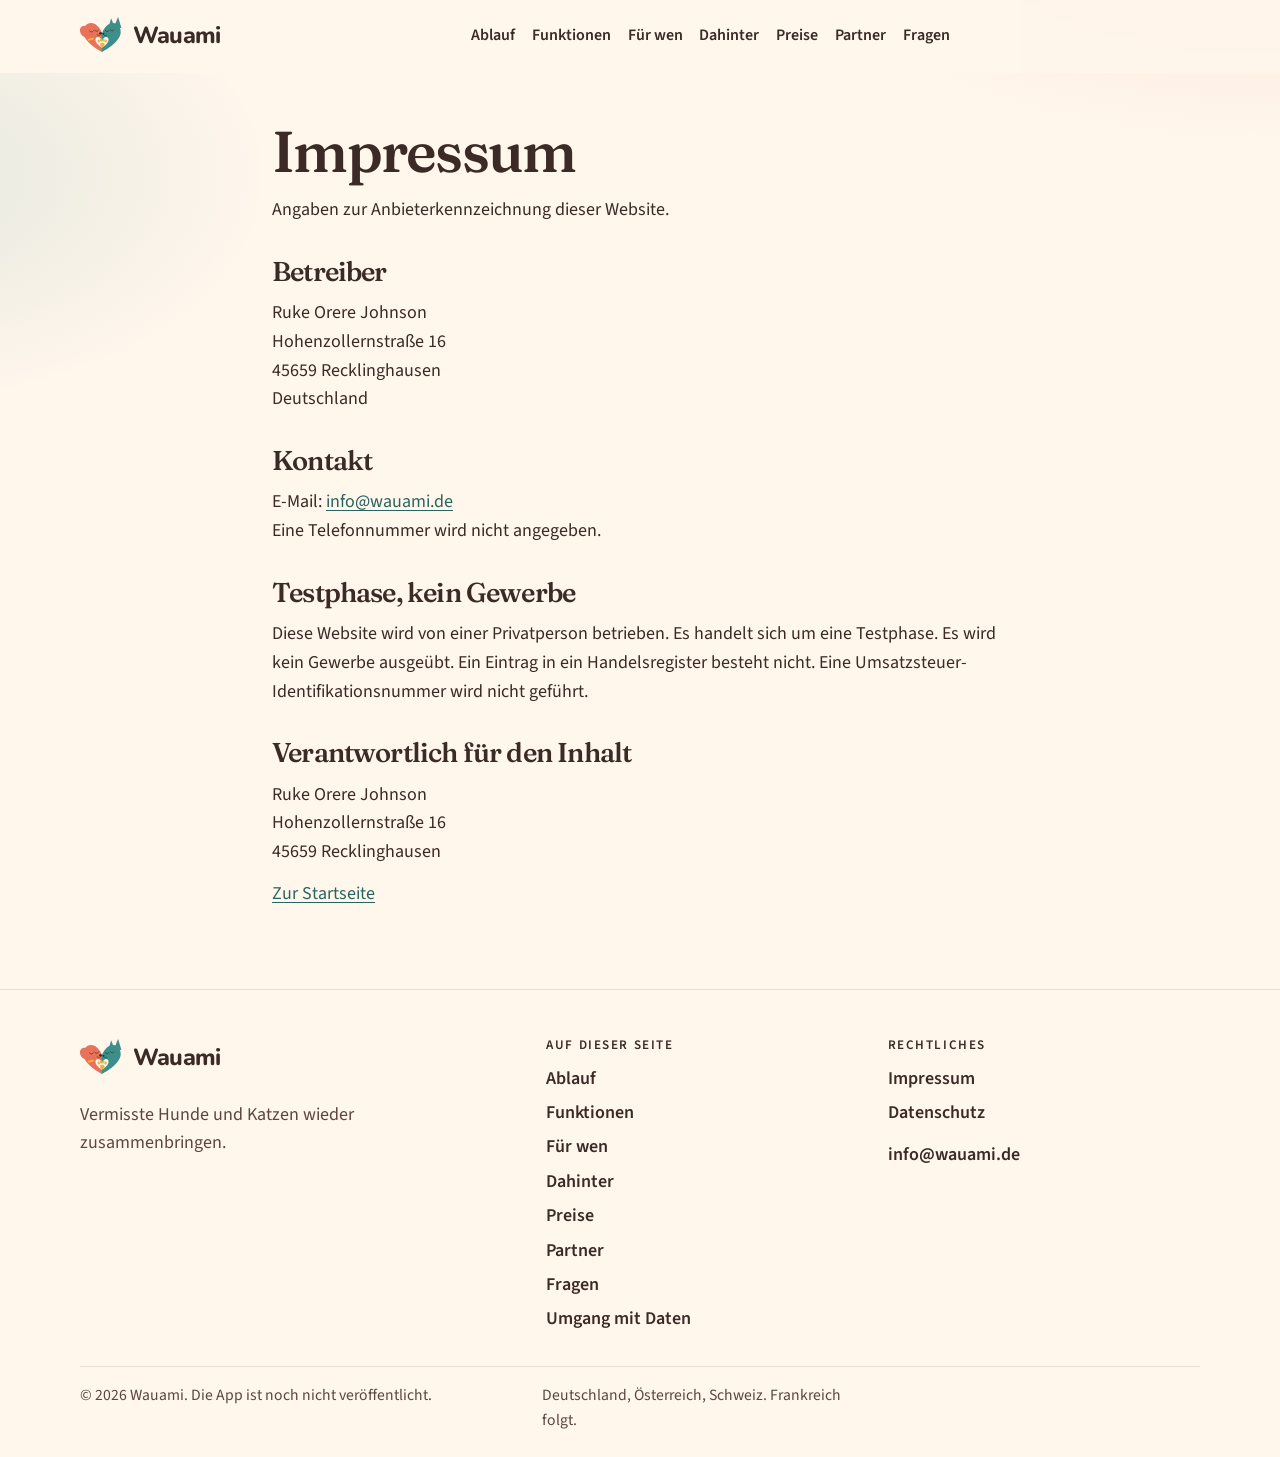
<file: impressum/index.html>
<!DOCTYPE html><html lang="de"> <head><meta charset="utf-8"><meta name="viewport" content="width=device-width, initial-scale=1"><title>Impressum — Wauami</title><meta name="description" content="Impressum von Wauami. Betreiber ist Ruke Orere Johnson in Recklinghausen, erreichbar unter info@wauami.de."><meta name="robots" content="noindex, nofollow"><meta name="theme-color" content="#FFF6EC"><meta name="color-scheme" content="light"><meta name="format-detection" content="telephone=no"><link rel="canonical" href="https://wauami.de/impressum"><link rel="alternate" hreflang="de" href="https://wauami.de/impressum"><link rel="icon" href="/mark.svg" type="image/svg+xml"><link rel="apple-touch-icon" href="/apple-touch-icon.png"><meta property="og:type" content="website"><meta property="og:locale" content="de_DE"><meta property="og:site_name" content="Wauami"><meta property="og:title" content="Impressum — Wauami"><meta property="og:description" content="Impressum von Wauami. Betreiber ist Ruke Orere Johnson in Recklinghausen, erreichbar unter info@wauami.de."><meta property="og:url" content="https://wauami.de/impressum"><meta property="og:image" content="https://wauami.de/og.png"><meta property="og:image:secure_url" content="https://wauami.de/og.png"><meta property="og:image:type" content="image/png"><meta property="og:image:width" content="1200"><meta property="og:image:height" content="630"><meta property="og:image:alt" content="Wauami: Hund und Katze bilden gemeinsam ein Herz"><meta name="twitter:card" content="summary_large_image"><meta name="twitter:title" content="Impressum — Wauami"><meta name="twitter:description" content="Impressum von Wauami. Betreiber ist Ruke Orere Johnson in Recklinghausen, erreichbar unter info@wauami.de."><meta name="twitter:image" content="https://wauami.de/og.png"><meta name="twitter:image:alt" content="Wauami: Hund und Katze bilden gemeinsam ein Herz"><link rel="stylesheet" href="/_astro/Base.DCu1m7xX.css"></head> <body> <a class="skip" href="#inhalt">Zum Inhalt</a> <header class="site-header" data-header> <div class="wrap header-bar"> <a class="brand" href="/"> <img src="/mark.svg" width="44" height="40" alt=""> <span class="wordmark" translate="no">Wauami</span> </a> <nav class="nav-panel" id="hauptnav" data-nav-panel aria-label="Hauptnavigation"> <ul> <li> <a href="/#ablauf">Ablauf</a> </li><li> <a href="/#funktionen">Funktionen</a> </li><li> <a href="/#fuer-wen">Für wen</a> </li><li> <a href="/#dahinter">Dahinter</a> </li><li> <a href="/#preise">Preise</a> </li><li> <a href="/#partner">Partner</a> </li><li> <a href="/#faq">Fragen</a> </li> </ul> </nav> <div class="header-tools"> <button class="nav-toggle" type="button" aria-expanded="false" aria-controls="hauptnav" data-nav-toggle> <span class="visually-hidden">Menü</span> <span class="nav-toggle-bars" aria-hidden="true"></span> </button> </div> </div> </header> <main id="inhalt">  <article class="legal wrap"> <h1>Impressum</h1> <p>Angaben zur Anbieterkennzeichnung dieser Website.</p> <h2>Betreiber</h2> <p> Ruke Orere Johnson<br> Hohenzollernstraße 16<br> 45659 Recklinghausen<br> Deutschland </p> <h2>Kontakt</h2> <p>
E-Mail: <a href="mailto:info@wauami.de">info@wauami.de</a><br>
Eine Telefonnummer wird nicht angegeben.
</p> <h2>Testphase, kein Gewerbe</h2> <p>
Diese Website wird von einer Privatperson betrieben. Es handelt sich um eine Testphase. Es wird kein Gewerbe ausgeübt. Ein Eintrag in ein Handelsregister besteht nicht. Eine Umsatzsteuer-Identifikationsnummer wird nicht geführt.
</p> <h2>Verantwortlich für den Inhalt</h2> <p> Ruke Orere Johnson<br> Hohenzollernstraße 16<br> 45659 Recklinghausen </p> <p><a href="/">Zur Startseite</a></p> </article>  </main> <footer class="site-footer" id="fuss"> <div class="wrap footer-grid"> <div class="footer-brand"> <a class="brand" href="/"> <img src="/mark.svg" width="44" height="40" alt=""> <span class="wordmark" translate="no">Wauami</span> </a> <p>Vermisste Hunde und Katzen wieder zusammenbringen.</p> </div> <nav aria-label="Auf dieser Seite"> <h2>Auf dieser Seite</h2> <ul> <li> <a href="/#ablauf">Ablauf</a> </li><li> <a href="/#funktionen">Funktionen</a> </li><li> <a href="/#fuer-wen">Für wen</a> </li><li> <a href="/#dahinter">Dahinter</a> </li><li> <a href="/#preise">Preise</a> </li><li> <a href="/#partner">Partner</a> </li><li> <a href="/#faq">Fragen</a> </li> <li><a href="/#vertrauen">Umgang mit Daten</a></li> </ul> </nav> <nav aria-label="Rechtliches"> <h2>Rechtliches</h2> <ul> <li><a href="/impressum">Impressum</a></li> <li><a href="/datenschutz">Datenschutz</a></li> </ul> <p class="footer-note"> <a href="mailto:info@wauami.de">info@wauami.de</a> </p> </nav> </div> <div class="wrap footer-base"> <p>© 2026 Wauami. Die App ist noch nicht veröffentlicht.</p> <p>Deutschland, Österreich, Schweiz. Frankreich folgt.</p> </div> </footer><script type="module">function e(){let e=document.querySelector(`[data-header]`),t=document.querySelector(`[data-nav-toggle]`),n=document.querySelector(`[data-nav-panel]`);if(!e||!t||!n)return;let r=(e=!1)=>{n.classList.remove(`is-open`),t.setAttribute(`aria-expanded`,`false`),document.body.classList.remove(`nav-open`),e&&t.focus()},i=()=>{n.classList.add(`is-open`),t.setAttribute(`aria-expanded`,`true`),document.body.classList.add(`nav-open`),n.querySelector(`a`)?.focus()};t.addEventListener(`click`,()=>{n.classList.contains(`is-open`)?r():i()}),n.querySelectorAll(`a`).forEach(e=>{e.addEventListener(`click`,()=>r())}),document.addEventListener(`keydown`,e=>{e.key===`Escape`&&n.classList.contains(`is-open`)&&r(!0)}),document.addEventListener(`click`,t=>{n.classList.contains(`is-open`)&&t.target instanceof Node&&!e.contains(t.target)&&r()});let a=window.matchMedia(`(min-width: 1040px)`);a.addEventListener(`change`,()=>{a.matches&&r()});let o=()=>e.classList.toggle(`is-scrolled`,window.scrollY>8);o(),window.addEventListener(`scroll`,o,{passive:!0})}e();</script> </body> </html>
</file>
<file: _astro/Base.DCu1m7xX.css>
@font-face{font-family:Fraunces Variable;font-style:normal;font-display:swap;font-weight:100 900;src:url(/_astro/fraunces-vietnamese-wght-normal.CnvboYUG.woff2)format("woff2-variations");unicode-range:U+102-103,U+110-111,U+128-129,U+168-169,U+1A0-1A1,U+1AF-1B0,U+300-301,U+303-304,U+308-309,U+323,U+329,U+1EA0-1EF9,U+20AB}@font-face{font-family:Fraunces Variable;font-style:normal;font-display:swap;font-weight:100 900;src:url(/_astro/fraunces-latin-ext-wght-normal.Ca2vKHc0.woff2)format("woff2-variations");unicode-range:U+100-2BA,U+2BD-2C5,U+2C7-2CC,U+2CE-2D7,U+2DD-2FF,U+304,U+308,U+329,U+1D00-1DBF,U+1E00-1E9F,U+1EF2-1EFF,U+2020,U+20A0-20AB,U+20AD-20C0,U+2113,U+2C60-2C7F,U+A720-A7FF}@font-face{font-family:Fraunces Variable;font-style:normal;font-display:swap;font-weight:100 900;src:url(/_astro/fraunces-latin-wght-normal.ukD16Tqj.woff2)format("woff2-variations");unicode-range:U+??,U+131,U+152-153,U+2BB-2BC,U+2C6,U+2DA,U+2DC,U+304,U+308,U+329,U+2000-206F,U+20AC,U+2122,U+2191,U+2193,U+2212,U+2215,U+FEFF,U+FFFD}@font-face{font-family:Fraunces Variable;font-style:italic;font-display:swap;font-weight:100 900;src:url(/_astro/fraunces-vietnamese-wght-italic.BicUS2cM.woff2)format("woff2-variations");unicode-range:U+102-103,U+110-111,U+128-129,U+168-169,U+1A0-1A1,U+1AF-1B0,U+300-301,U+303-304,U+308-309,U+323,U+329,U+1EA0-1EF9,U+20AB}@font-face{font-family:Fraunces Variable;font-style:italic;font-display:swap;font-weight:100 900;src:url(/_astro/fraunces-latin-ext-wght-italic.BfTTTDIL.woff2)format("woff2-variations");unicode-range:U+100-2BA,U+2BD-2C5,U+2C7-2CC,U+2CE-2D7,U+2DD-2FF,U+304,U+308,U+329,U+1D00-1DBF,U+1E00-1E9F,U+1EF2-1EFF,U+2020,U+20A0-20AB,U+20AD-20C0,U+2113,U+2C60-2C7F,U+A720-A7FF}@font-face{font-family:Fraunces Variable;font-style:italic;font-display:swap;font-weight:100 900;src:url(/_astro/fraunces-latin-wght-italic.Py8at3oI.woff2)format("woff2-variations");unicode-range:U+??,U+131,U+152-153,U+2BB-2BC,U+2C6,U+2DA,U+2DC,U+304,U+308,U+329,U+2000-206F,U+20AC,U+2122,U+2191,U+2193,U+2212,U+2215,U+FEFF,U+FFFD}@font-face{font-family:"Source Sans 3";font-style:normal;font-display:swap;font-weight:400;src:url(/_astro/source-sans-3-latin-400-normal.DQi5PRDE.woff2)format("woff2"),url(/_astro/source-sans-3-latin-400-normal.RR2C27NP.woff)format("woff")}@font-face{font-family:"Source Sans 3";font-style:normal;font-display:swap;font-weight:600;src:url(/_astro/source-sans-3-latin-600-normal.DeckBYAU.woff2)format("woff2"),url(/_astro/source-sans-3-latin-600-normal.Ck0n4g8U.woff)format("woff")}@font-face{font-family:Nunito;font-style:normal;font-display:swap;font-weight:800;src:url(/_astro/nunito-latin-800-normal.Dz8SOQK_.woff2)format("woff2"),url(/_astro/nunito-latin-800-normal.D-J0wlBY.woff)format("woff")}:root{--coral:#e8735a;--teal:#3e8e8a;--teal-text:#2a6461;--honey:#f2b33d;--cream:#fff6ec;--paper:#fffdf9;--ink:#3b2a26;--ink-soft:#5c463f;--line:#3b2a261f;--shadow:0 16px 40px #3b2a260f;--font-display:"Fraunces Variable", Georgia, "Times New Roman", serif;--font-body:"Source Sans 3", "Segoe UI", sans-serif;--font-mark:"Nunito", "Trebuchet MS", sans-serif;color-scheme:light}*,:before,:after{box-sizing:border-box}html{scroll-behavior:smooth}body{font-family:var(--font-body);color:var(--ink);background:radial-gradient(900px 480px at 100% -10%, #e8735a29, transparent 60%), radial-gradient(720px 420px at -10% 12%, #3e8e8a24, transparent 55%), var(--cream);margin:0;font-size:1.125rem;line-height:1.6}body.nav-open{overflow:hidden}img{max-width:100%;height:auto;display:block}h1,h2,h3{font-family:var(--font-display);letter-spacing:-.03em;text-wrap:balance;margin:0;font-weight:560;line-height:1.08}h1{font-size:clamp(2.7rem,7vw,4.8rem)}h1 em{font-style:italic;font-weight:520}h2{font-size:clamp(2rem,4vw,3.2rem)}h3{font-size:1.45rem}p{hyphens:auto;margin:0}a{color:var(--teal-text);text-underline-offset:.18em}a:hover{color:var(--ink)}:focus-visible{outline:3px solid var(--teal-text);outline-offset:3px}::selection{background:var(--honey);color:var(--ink)}.skip{z-index:50;background:var(--ink);color:var(--cream);border-radius:999px;padding:.7rem 1rem;text-decoration:none;position:absolute;top:-4rem;left:1rem}.skip:focus{top:1rem}.visually-hidden{clip:rect(0, 0, 0, 0);white-space:nowrap;border:0;width:1px;height:1px;margin:-1px;padding:0;position:absolute;overflow:hidden}.wrap{width:min(1120px,100% - 2.5rem);margin-inline:auto}.section{padding-block:clamp(4.2rem,8vw,7rem);scroll-margin-top:5.5rem}.section-paper{background:var(--paper)}.section-head{max-width:40rem;margin-bottom:2rem}.kicker{letter-spacing:.14em;text-transform:uppercase;color:var(--teal-text);margin:0 0 .85rem;font-size:.82rem;font-weight:600}.kicker:before{content:"";background:var(--honey);border-radius:99px;width:2.25rem;height:3px;margin-bottom:.8rem;display:block}.lede{max-width:40rem;color:var(--ink-soft);margin-top:1rem;font-size:1.2rem}.card{box-shadow:var(--shadow);background:#fff;border:1px solid #3b2a2614;border-radius:22px;padding:1.3rem 1.25rem 1.4rem}.button{background:var(--ink);min-height:3rem;color:var(--cream);font:inherit;cursor:pointer;border:1.5px solid #0000;border-radius:999px;justify-content:center;align-items:center;padding:.8rem 1.25rem;font-weight:600;text-decoration:none;display:inline-flex}.button:hover{color:var(--cream);background:#2a1e1b}.button-small{min-height:2.6rem;padding:.4rem .9rem;font-size:.98rem}.button-ghost{color:var(--ink);background:0 0;border-color:#3b2a2647}.button-ghost:hover{color:var(--ink);background:#3b2a260d}.button-inverse{background:var(--cream);color:var(--ink)}.button-inverse:hover{color:var(--ink);background:#fff}.closing :focus-visible,.price-card.is-plus :focus-visible{outline-color:var(--honey)}.brand{color:var(--ink);align-items:center;gap:.55rem;text-decoration:none;display:inline-flex}.wordmark{font-family:var(--font-mark);letter-spacing:-.03em;font-size:1.45rem;font-weight:800;line-height:1}.site-header{z-index:30;background:#fff6ecf7;border-bottom:1px solid #0000;position:sticky;top:0}.site-header.is-scrolled{border-bottom-color:var(--line)}.header-bar{justify-content:space-between;align-items:center;gap:.75rem;min-height:4.5rem;display:flex;position:relative}.header-tools{align-items:center;gap:.5rem;display:flex}.nav-toggle{border:1px solid var(--line);cursor:pointer;background:#fff;border-radius:999px;place-items:center;width:2.75rem;height:2.75rem;display:grid}.nav-toggle-bars,.nav-toggle-bars:before,.nav-toggle-bars:after{background:var(--ink);border-radius:2px;width:1.05rem;height:2px;display:block;position:relative}.nav-toggle-bars:before,.nav-toggle-bars:after{content:"";position:absolute;left:0}.nav-toggle-bars:before{top:-6px}.nav-toggle-bars:after{top:6px}.nav-toggle[aria-expanded=true] .nav-toggle-bars{background:0 0}.nav-toggle[aria-expanded=true] .nav-toggle-bars:before{top:0;transform:rotate(45deg)}.nav-toggle[aria-expanded=true] .nav-toggle-bars:after{top:0;transform:rotate(-45deg)}.nav-panel{display:none}.nav-panel.is-open{z-index:29;background:var(--cream);border-bottom:1px solid var(--line);flex-direction:column;padding:.4rem 1.25rem 1.5rem;display:flex;position:fixed;inset:4.5rem 0 0;overflow:auto}.nav-panel ul{margin:0;padding:0;list-style:none}.nav-panel a{color:var(--ink);padding:.85rem 0;font-size:1.15rem;font-weight:600;text-decoration:none;display:block}.nav-panel a:hover{color:var(--teal-text)}.hero{padding-block:clamp(2.2rem,5vw,4.5rem) clamp(3.5rem,7vw,5.5rem);position:relative;overflow:clip}.hero-grid{align-items:center;gap:2.5rem;display:grid}.eyebrow{border:1px solid var(--line);background:#ffffffb8;border-radius:999px;align-items:center;gap:.5rem;margin:0 0 1rem;padding:.35rem .8rem .35rem .55rem;font-size:.95rem;font-weight:600;display:inline-flex}.dot{background:var(--honey);border-radius:50%;flex:none;width:.55rem;height:.55rem}.form-lead{margin:1.4rem 0 .55rem;font-weight:600}label,.field label{margin-bottom:.35rem;font-size:.98rem;font-weight:600;display:block}.optional{color:var(--ink-soft);font-weight:400}input,select,textarea{width:100%;min-height:3rem;color:var(--ink);font:inherit;background:#fff;border:1.5px solid #3b2a2638;border-radius:12px;padding:.7rem .9rem}textarea{resize:vertical;min-height:8rem}input::placeholder{color:var(--ink-soft)}.waitlist-row{gap:.65rem;display:grid}.form-hint{color:var(--ink-soft);margin-top:.7rem;font-size:.98rem}.form-status:empty{margin:0}.form-status:not(:empty){border:1px solid var(--honey);color:var(--ink);background:#fff;border-radius:12px;margin:.8rem 0 0;padding:.75rem .9rem}.stores{flex-wrap:wrap;gap:.7rem;margin:1.2rem 0 0;padding:0;list-style:none;display:flex}.store{background:#ffffffa6;border:1.5px solid #3b2a2633;border-radius:12px;min-width:9.5rem;padding:.45rem .85rem;display:inline-flex}.store-kicker,.store-name{line-height:1.15;display:block}.store-kicker{letter-spacing:.04em;text-transform:uppercase;font-size:.75rem}.store-name{font-weight:600}.assurances{color:var(--ink-soft);flex-wrap:wrap;gap:.45rem .9rem;margin:1.1rem 0 0;padding:0;font-size:.98rem;list-style:none;display:flex}.assurances li:before{content:"";background:var(--teal);border-radius:50%;width:.45rem;height:.45rem;margin-right:.4rem;display:inline-block;transform:translateY(-.08rem)}.region-line{color:var(--ink-soft);margin-top:.8rem}.text-link{margin-top:.9rem;font-weight:600;display:inline-block}.hero-figure{justify-self:center;margin:0}.hero-figure figcaption{text-align:center;color:var(--ink-soft);margin-top:.85rem;font-size:.95rem}.device{background:var(--ink);border-radius:40px;width:min(100%,300px);margin-inline:auto;padding:12px;position:relative;box-shadow:inset 0 1px #fff3,0 28px 60px #3b2a2633}.device-screen{background:var(--cream);border-radius:30px;height:540px;position:relative;overflow:hidden}.device-island{z-index:2;background:var(--ink);border-radius:999px;width:78px;height:18px;position:absolute;top:8px;left:50%;transform:translate(-50%)}.app-bar{align-items:center;gap:.4rem;padding:32px 14px 8px;font-size:.95rem;display:flex}.app-bar strong{font-family:var(--font-mark);font-size:1rem}.app-example{background:var(--honey);border-radius:999px;margin-left:auto;padding:.1rem .45rem;font-size:.75rem;font-weight:600}.map{height:calc(100% - 68px);position:relative}.map-art{width:100%;height:100%;display:block}.pin{background:#fff;border-radius:999px;align-items:center;gap:.35rem;padding:.25rem .55rem .25rem .25rem;font-size:.75rem;font-weight:600;display:inline-flex;position:absolute;box-shadow:0 8px 18px #3b2a2624}.pin i{border-radius:50%;width:1rem;height:1rem}.pin-lost{top:34%;left:12%}.pin-lost i{background:var(--coral)}.pin-found{top:18%;right:10%}.pin-found i{background:var(--teal)}.sheet{background:#fff;border-radius:18px;gap:.75rem;padding:.7rem;display:flex;position:absolute;bottom:12px;left:10px;right:10px;box-shadow:0 12px 30px #3b2a2629}.shot{flex:none;position:relative}.shot span{background:var(--cream);border-radius:999px;padding:.05rem .3rem;font-size:.65rem;font-weight:700;position:absolute;bottom:4px;right:4px}.sheet-copy p{color:var(--ink-soft);font-size:.82rem;line-height:1.35}.sheet-title{font-family:var(--font-display);margin:.15rem 0;font-weight:560;color:var(--ink)!important;font-size:1.25rem!important}.chip{letter-spacing:.08em;text-transform:uppercase;background:#fadfd6;border-radius:999px;margin:0;padding:.12rem .4rem;font-weight:700;display:inline-block;color:var(--ink)!important;font-size:.68rem!important}.steps,.feature-grid,.audience-grid,.trust-grid,.partner-list{margin:0;padding:0;list-style:none}.steps,.audience-grid,.trust-grid{gap:.9rem;display:grid}.step-no{color:var(--coral);font-family:var(--font-display);margin-bottom:.7rem;font-size:1.8rem;font-weight:560;display:block}.steps p,.feature-grid p,.audience-grid p,.trust-grid p,.partner-list p{color:var(--ink-soft);margin-top:.45rem}.feature-grid{gap:.9rem;display:grid}.feature-icon{width:2.8rem;height:2.8rem;color:var(--teal-text);background:#3e8e8a1f;border-radius:14px;place-items:center;margin-bottom:.9rem;display:grid}.feature-icon svg{fill:none;stroke:currentColor;stroke-width:1.8px;stroke-linecap:round;stroke-linejoin:round;width:1.6rem;height:1.6rem}.audience-card:nth-child(2) .step-no{color:var(--teal-text)}.audience-card:nth-child(3) .step-no{color:#b07d12}.price-grid{gap:.9rem;display:grid}.price-card{flex-direction:column;gap:.35rem;display:flex}.price-card h3{margin-top:.2rem}.price-tag{letter-spacing:.08em;text-transform:uppercase;color:var(--teal-text);font-size:.82rem;font-weight:700}.price{flex-wrap:wrap;align-items:baseline;gap:.45rem .7rem;margin-top:.4rem;display:flex}.price-amount{font-family:var(--font-display);letter-spacing:-.03em;font-variant-numeric:tabular-nums;font-size:clamp(2.2rem,4vw,3rem);font-weight:560}.price-note,.price-alt,.price-footnote{color:var(--ink-soft)}.price-alt{margin:0}.ticks{margin:.8rem 0 1.2rem;padding:0;list-style:none}.ticks li{align-items:flex-start;gap:.6rem;padding:.32rem 0;display:flex}.ticks svg{fill:none;width:1.15rem;height:1.15rem;stroke:var(--teal-text);stroke-width:2px;stroke-linecap:round;stroke-linejoin:round;flex:none;margin-top:.2rem}.price-card .button{align-self:flex-start;margin-top:auto}.price-card.is-plus{background:var(--ink);color:var(--cream);border-color:#0000}.price-card.is-plus .price-tag,.price-card.is-plus .price-note,.price-card.is-plus .price-alt{color:var(--honey)}.price-card.is-plus .ticks svg{stroke:var(--honey)}.price-footnote{max-width:40rem;margin-top:1rem}.partner-grid{align-items:start;gap:1.5rem;display:grid}.partner-list{gap:.85rem;display:grid}.partner-list li{border-bottom:1px solid var(--line);padding-bottom:.75rem}.partner-note{color:var(--ink-soft);margin-top:1rem}.partner-card,.partner-form,.field{gap:.75rem;display:grid}.field{gap:.35rem}.consent{gap:.6rem;margin-top:1.5rem;display:grid}.consent-party,.consent-mid{text-align:center;border-radius:16px;margin:0;padding:.9rem 1rem;font-weight:600}.consent-party{border:1px solid var(--line);background:#fff}.consent-mid{background:var(--honey);color:var(--ink)}.consent-caption{color:var(--ink-soft);margin-top:.7rem}.faq-wrap{max-width:46rem}.faq-item{border-top:1px solid var(--line)}.faq-item:last-child{border-bottom:1px solid var(--line)}.faq-item summary{cursor:pointer;justify-content:space-between;gap:1rem;padding:1.1rem 0;font-size:1.15rem;font-weight:600;list-style:none;display:flex}.faq-item summary::-webkit-details-marker{display:none}.faq-item summary:after{content:"";border-right:2px solid var(--ink);border-bottom:2px solid var(--ink);flex:none;width:.65rem;height:.65rem;margin-top:.35rem;transform:rotate(45deg)}.faq-item[open] summary:after{margin-top:.55rem;transform:rotate(-135deg)}.faq-item p{max-width:40rem;color:var(--ink-soft);margin:0 0 1.15rem}.closing{background:var(--ink);color:var(--cream)}.closing .wrap{text-align:center;justify-items:center;display:grid}.closing .kicker,.closing h2,.closing .lede{color:var(--cream)}.closing .lede{max-width:34rem}.closing .waitlist{text-align:left;width:min(100%,36rem);margin-top:1.4rem}.mail-action{justify-items:start;gap:.15rem;display:grid}.closing .mail-action{text-align:center;justify-items:center;width:min(100%,36rem);margin-top:1.4rem}.closing .form-hint,.closing label,.closing .form-hint a{color:var(--cream)}.closing .button{background:var(--cream);color:var(--ink)}.closing .button:hover{color:var(--ink);background:#fff}.closing .stores{justify-content:center}.closing .store{color:var(--cream);background:0 0;border-color:#fff6ec66}.site-footer{border-top:1px solid var(--line);padding-block:3rem 1.5rem}.footer-grid{gap:1.8rem;display:grid}.footer-brand p,.footer-note,.footer-base{color:var(--ink-soft)}.footer-brand p{max-width:18rem;margin-top:.8rem}.site-footer h2{font-family:var(--font-body);letter-spacing:.12em;text-transform:uppercase;font-size:.82rem;font-weight:700}.site-footer ul{margin:.8rem 0 0;padding:0;list-style:none}.site-footer li+li{margin-top:.35rem}.site-footer a{color:var(--ink);font-weight:600;text-decoration:none}.site-footer a:hover{color:var(--teal-text);text-decoration:underline}.footer-note{margin-top:.8rem}.footer-base{border-top:1px solid var(--line);gap:.25rem;margin-top:2rem;padding-top:1rem;font-size:.98rem;display:grid}.legal{max-width:46rem;padding-block:3rem 5rem}.legal h1{font-size:clamp(2.3rem,5vw,3.6rem)}.legal h2{margin-top:2rem;font-size:1.7rem}.legal p,.legal li{margin-top:.8rem}.legal ul{margin:.4rem 0 0;padding-left:1.2rem}.placeholder-banner{background:var(--honey);color:var(--ink);border-radius:999px;margin-bottom:1rem;padding:.45rem .75rem;font-weight:700;display:inline-block}.todo-fields{gap:.85rem;margin:1rem 0 0;display:grid}.todo-fields div{border-bottom:1px solid var(--line);padding-bottom:.75rem}.todo-fields dt{font-weight:700}.todo-fields dd{color:var(--ink-soft);margin:.2rem 0 0}@media (width>=720px){.waitlist-row{grid-template-columns:1fr auto;align-items:center}.steps,.audience-grid,.trust-grid{grid-template-columns:repeat(3,1fr)}.feature-grid{grid-template-columns:1fr 1fr}.feature-grid li:last-child{grid-column:1/-1}.consent{grid-template-columns:1fr auto 1fr;align-items:center}.footer-grid,.footer-base{grid-template-columns:1.4fr 1fr 1fr}}@media (width>=960px){.feature-grid{grid-template-columns:repeat(6,1fr)}.feature-grid li:first-child,.feature-grid li:nth-child(2){grid-column:span 3}.feature-grid li:nth-child(n+3){grid-column:span 2}.price-grid{grid-template-columns:repeat(3,1fr);align-items:stretch}.partner-grid{grid-template-columns:1.05fr .95fr;gap:2.5rem}}@media (width>=1040px){.nav-toggle{display:none}.nav-panel,.nav-panel.is-open{background:0 0;border:0;flex-direction:row;align-items:center;gap:1.15rem;padding:0;display:flex;position:static}.nav-panel ul{gap:1.05rem;display:flex}.nav-panel a{padding:.25rem 0;font-size:1rem}.hero-grid{grid-template-columns:1.08fr .92fr;gap:3rem}.device{width:320px}.device-screen{height:580px}}@media (width<=380px){.wordmark{font-size:1.25rem}.wrap{width:min(1120px,100% - 1.6rem)}}@media (prefers-reduced-motion:reduce){html{scroll-behavior:auto}*,:before,:after{scroll-behavior:auto!important;transition-duration:.01ms!important;animation-duration:.01ms!important;animation-iteration-count:1!important}}
</file>
